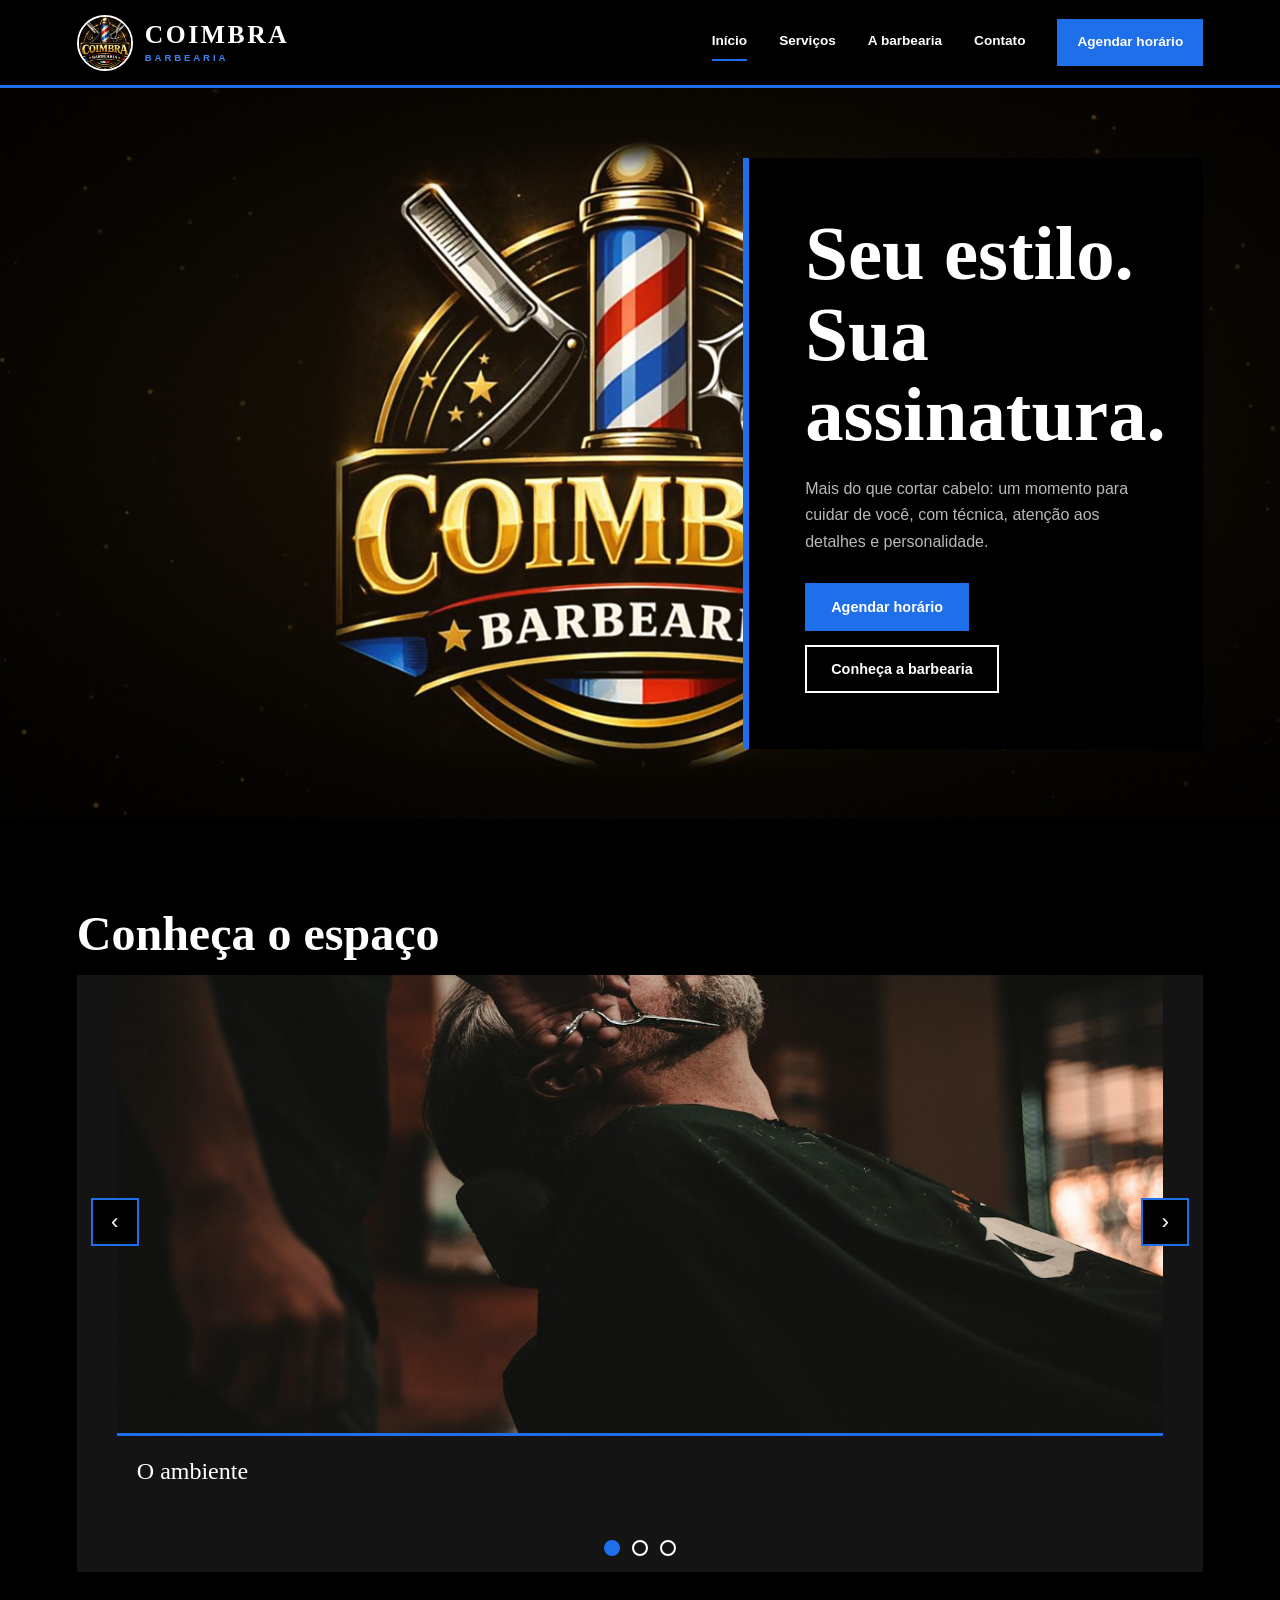
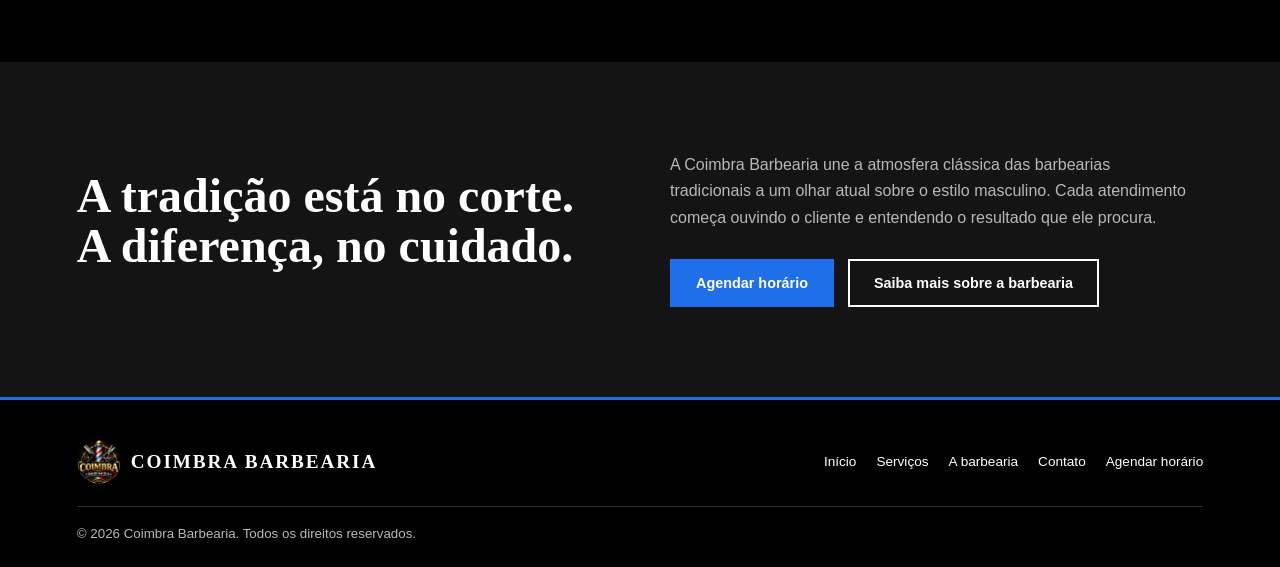
<file: index.html>
<!DOCTYPE html>
<html lang="pt-BR">
<head>
  <meta charset="UTF-8">
  <meta name="viewport" content="width=device-width, initial-scale=1">
  <meta name="theme-color" content="#000000">
  <meta name="description" content="Conheça a Coimbra Barbearia e agende seu horário com atendimento cuidadoso e atenção aos detalhes.">
  <title>Coimbra Barbearia | Seu estilo. Sua assinatura.</title>
  <link rel="stylesheet" href="css/style.css">
</head>
<body>
  <a class="pular-conteudo" href="#conteudo">Pular para o conteúdo principal</a>

  <!-- Cabeçalho e navegação principal -->
  <header class="cabecalho">
    <a class="marca" href="index.html" aria-label="Coimbra Barbearia — página inicial">
      <img src="imagens/logo-coimbra.jpg" alt="Logotipo da Coimbra Barbearia">
      <span class="marca-nome">COIMBRA <small>BARBEARIA</small></span>
    </a>
    <button class="menu-toggle" type="button" aria-expanded="false" aria-controls="menu-principal">
      <span class="sr-only">Abrir menu</span><span aria-hidden="true">☰</span>
    </button>
    <nav id="menu-principal" class="menu" aria-label="Navegação principal"><a href="index.html" aria-current="page">Início</a><a href="pages/servicos.html">Serviços</a><a href="pages/sobre.html">A barbearia</a><a href="pages/contato.html">Contato</a><a class="menu-agendar" href="pages/agendar.html">Agendar horário</a></nav>
  </header>

  <main id="conteudo">

    <!-- Apresentação inicial e acesso ao agendamento -->
    <section class="destaque" aria-labelledby="titulo-destaque">
      <div class="destaque-caixa">
        <h1 id="titulo-destaque">Seu estilo.<br>Sua assinatura.</h1>
        <p>Mais do que cortar cabelo: um momento para cuidar de você, com técnica, atenção aos detalhes e personalidade.</p>
        <div class="grupo-botoes">
          <a class="botao" href="pages/agendar.html">Agendar horário</a>
          <a class="botao botao-contorno" href="pages/sobre.html">Conheça a barbearia</a>
        </div>
      </div>
    </section>

    <!-- Fotos do espaço e dos serviços -->
    <section class="secao" aria-labelledby="titulo-carrossel">
      <div class="container">
        <h2 id="titulo-carrossel">Conheça o espaço</h2>
        <div class="carrossel" data-carrossel role="region" aria-roledescription="carrossel" aria-label="Fotos da barbearia">
          <figure class="slide ativo"><img src="imagens/barbearia-ambiente.jpg" alt="Ambiente de barbearia com espelhos e cadeiras profissionais"><figcaption>O ambiente</figcaption></figure>
          <figure class="slide"><img src="imagens/barbeiro-corte.jpg" alt="Barbeiro fazendo o acabamento no cabelo de um cliente" loading="lazy"><figcaption>Precisão no acabamento</figcaption></figure>
          <figure class="slide"><img src="imagens/atendimento.jpg" alt="Profissional trabalhando no visual de um cliente" loading="lazy"><figcaption>Seu próximo visual</figcaption></figure>
          <div class="carrossel-controles">
            <button class="seta seta-anterior" type="button" aria-label="Foto anterior">‹</button>
            <button class="seta seta-proxima" type="button" aria-label="Próxima foto">›</button>
          </div>
          <div class="pontos">
            <button class="ponto" type="button" aria-label="Ir para a foto 1"></button>
            <button class="ponto" type="button" aria-label="Ir para a foto 2"></button>
            <button class="ponto" type="button" aria-label="Ir para a foto 3"></button>
          </div>
        </div>
      </div>
    </section>

    <!-- Apresentação da barbearia -->
    <section class="secao secao-painel" aria-labelledby="titulo-apresentacao">
      <div class="container apresentacao">
        <div>
          <h2 id="titulo-apresentacao">A tradição está no corte. A diferença, no cuidado.</h2>
        </div>
        <div>
          <p>A Coimbra Barbearia une a atmosfera clássica das barbearias tradicionais a um olhar atual sobre o estilo masculino. Cada atendimento começa ouvindo o cliente e entendendo o resultado que ele procura.</p>
          <div class="grupo-botoes">
            <a class="botao" href="pages/agendar.html">Agendar horário</a>
            <a class="botao botao-contorno" href="pages/sobre.html">Saiba mais sobre a barbearia</a>
          </div>
        </div>
      </div>
    </section>
  </main>

  <!-- Links de navegação e direitos autorais -->
  <footer class="rodape">
    <div class="rodape-marca"><img src="imagens/logo-coimbra.jpg" alt="" aria-hidden="true">COIMBRA BARBEARIA</div>
    <nav class="rodape-links" aria-label="Rodapé">
      <a href="index.html">Início</a><a href="pages/servicos.html">Serviços</a><a href="pages/sobre.html">A barbearia</a><a href="pages/contato.html">Contato</a><a href="pages/agendar.html">Agendar horário</a>
    </nav>
    <small>© <span id="ano"></span> Coimbra Barbearia. Todos os direitos reservados.</small>
  </footer>

  <script src="js/dados.js"></script>
  <script src="js/script.js"></script>
</body>
</html>
</file>
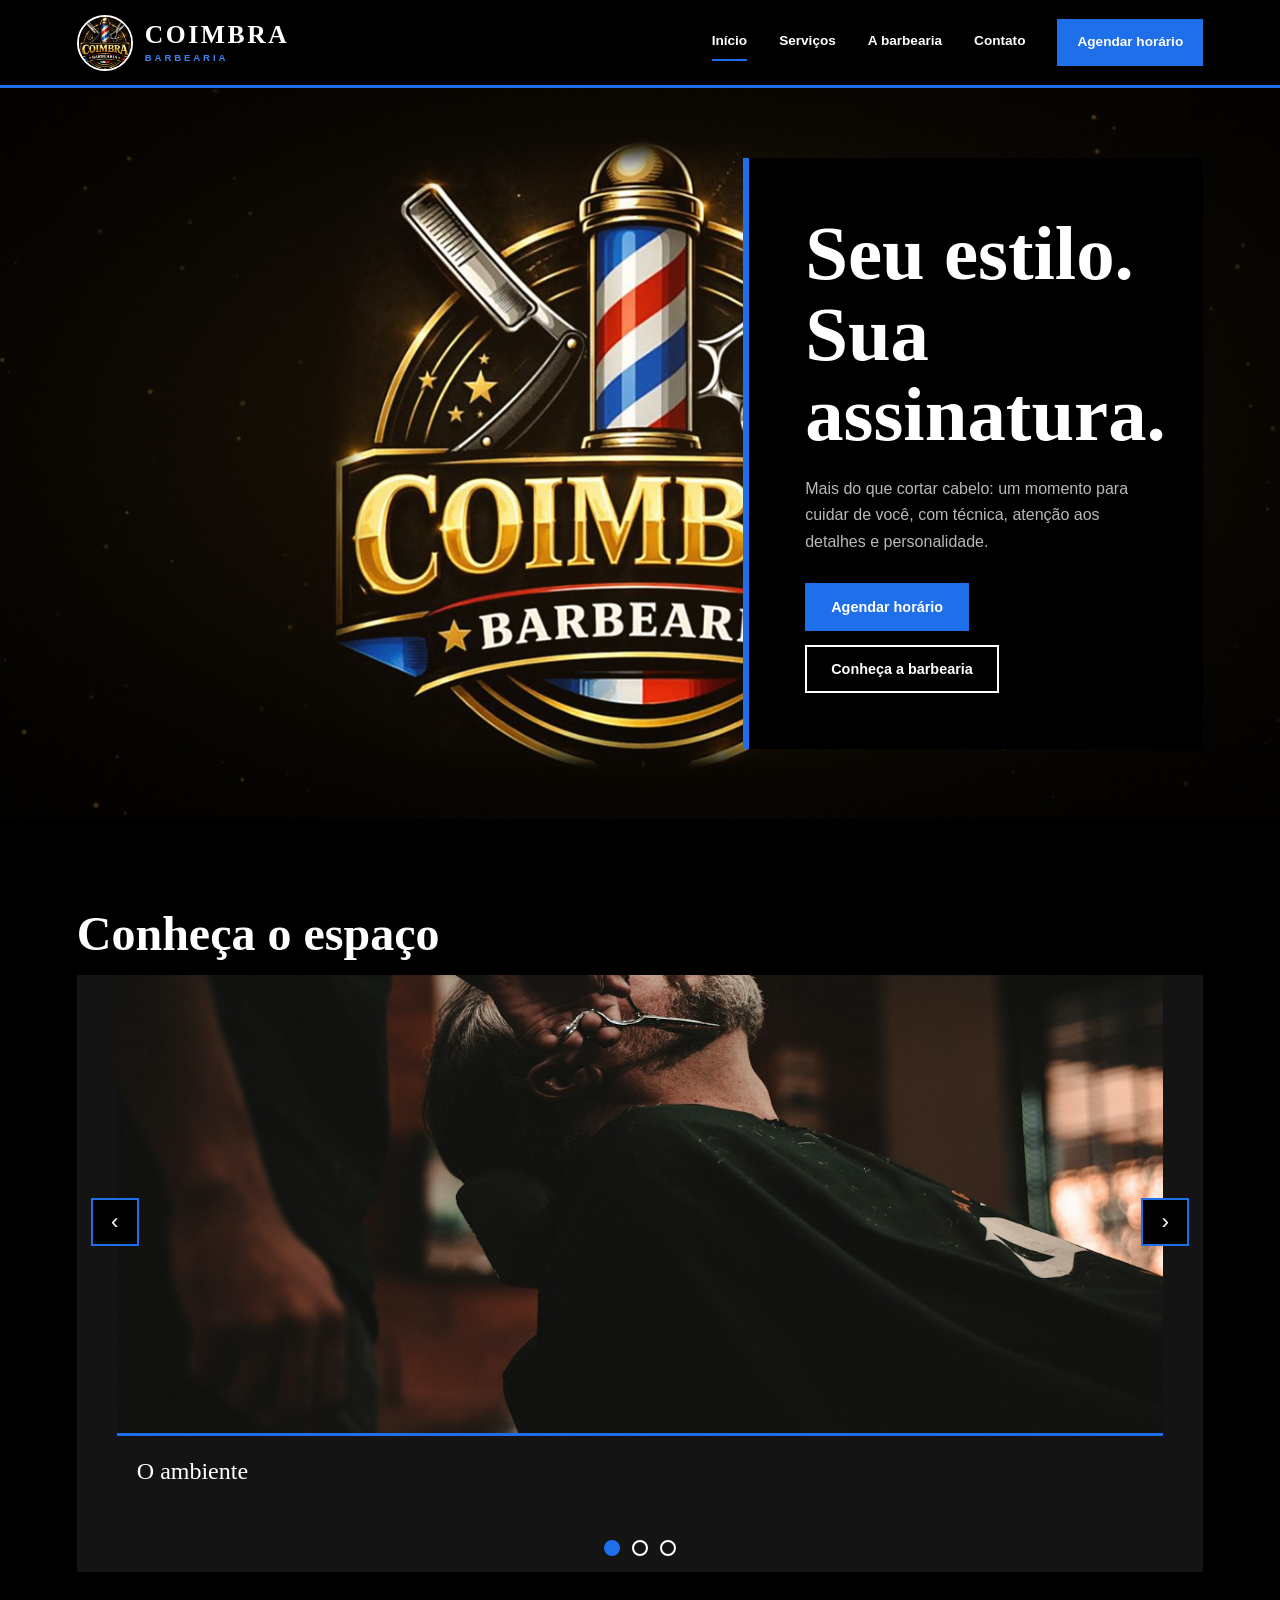
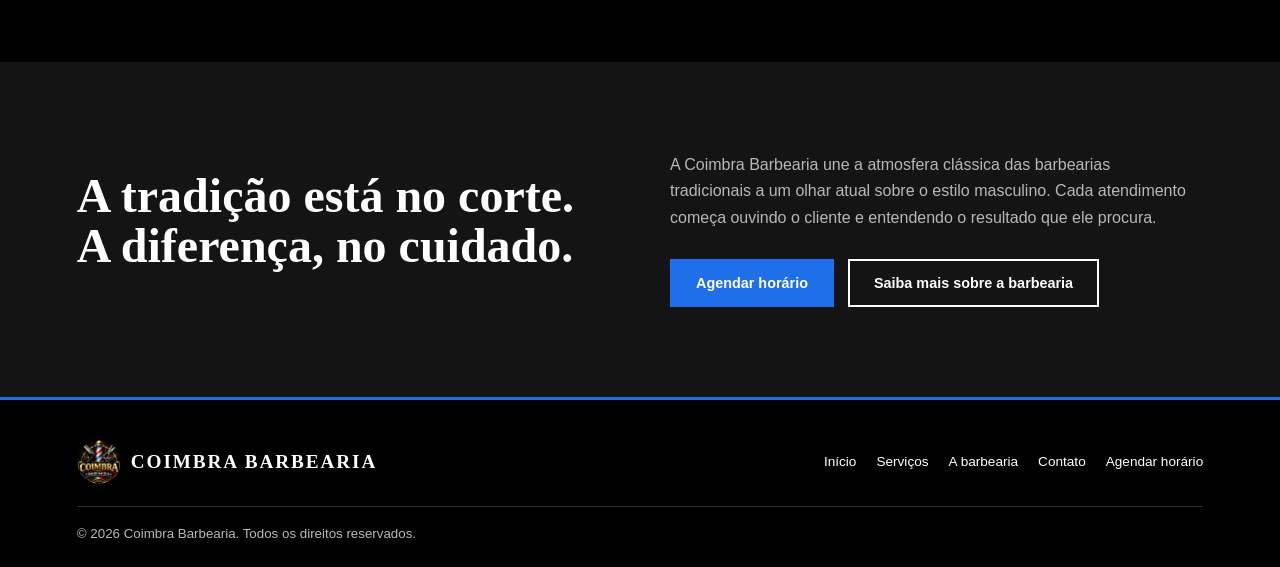
<file: Coimbra_Barbearia_Site_v2/index.html>
<!DOCTYPE html>
<html lang="pt-BR">
<head>
  <meta charset="UTF-8">
  <meta name="viewport" content="width=device-width, initial-scale=1">
  <meta name="theme-color" content="#000000">
  <meta name="description" content="Conheça a Coimbra Barbearia e agende seu horário com atendimento cuidadoso e atenção aos detalhes.">
  <title>Coimbra Barbearia | Seu estilo. Sua assinatura.</title>
  <link rel="stylesheet" href="css/style.css">
</head>
<body>
  <a class="pular-conteudo" href="#conteudo">Pular para o conteúdo principal</a>

  <header class="cabecalho">
    <a class="marca" href="index.html" aria-label="Coimbra Barbearia — página inicial">
      <img src="imagens/logo-coimbra.jpg" alt="Logotipo da Coimbra Barbearia">
      <span class="marca-nome">COIMBRA <small>BARBEARIA</small></span>
    </a>
    <button class="menu-toggle" type="button" aria-expanded="false" aria-controls="menu-principal">
      <span class="sr-only">Abrir menu</span><span aria-hidden="true">☰</span>
    </button>
    <nav id="menu-principal" class="menu" aria-label="Navegação principal"><a href="index.html" aria-current="page">Início</a><a href="pages/servicos.html">Serviços</a><a href="pages/sobre.html">A barbearia</a><a href="pages/contato.html">Contato</a><a class="menu-agendar" href="pages/agendar.html">Agendar horário</a></nav>
  </header>

  <main id="conteudo">

    <section class="destaque" aria-labelledby="titulo-destaque">
      <div class="destaque-caixa">
        <h1 id="titulo-destaque">Seu estilo.<br>Sua assinatura.</h1>
        <p>Mais do que cortar cabelo: um momento para cuidar de você, com técnica, atenção aos detalhes e personalidade.</p>
        <div class="grupo-botoes">
          <a class="botao" href="pages/agendar.html">Agendar horário</a>
          <a class="botao botao-contorno" href="pages/sobre.html">Conheça a barbearia</a>
        </div>
      </div>
    </section>

    <!-- Carrossel -->
    <section class="secao" aria-labelledby="titulo-carrossel">
      <div class="container">
        <h2 id="titulo-carrossel">Conheça o espaço</h2>
        <div class="carrossel" data-carrossel role="region" aria-roledescription="carrossel" aria-label="Fotos da barbearia">
          <figure class="slide ativo"><img src="imagens/barbearia-ambiente.jpg" alt="Ambiente de barbearia com espelhos e cadeiras profissionais"><figcaption>O ambiente</figcaption></figure>
          <figure class="slide"><img src="imagens/barbeiro-corte.jpg" alt="Barbeiro fazendo o acabamento no cabelo de um cliente" loading="lazy"><figcaption>Precisão no acabamento</figcaption></figure>
          <figure class="slide"><img src="imagens/atendimento.jpg" alt="Profissional trabalhando no visual de um cliente" loading="lazy"><figcaption>Seu próximo visual</figcaption></figure>
          <div class="carrossel-controles">
            <button class="seta seta-anterior" type="button" aria-label="Foto anterior">‹</button>
            <button class="seta seta-proxima" type="button" aria-label="Próxima foto">›</button>
          </div>
          <div class="pontos">
            <button class="ponto" type="button" aria-label="Ir para a foto 1"></button>
            <button class="ponto" type="button" aria-label="Ir para a foto 2"></button>
            <button class="ponto" type="button" aria-label="Ir para a foto 3"></button>
          </div>
        </div>
      </div>
    </section>

    <!-- Apresentação -->
    <section class="secao secao-painel" aria-labelledby="titulo-apresentacao">
      <div class="container apresentacao">
        <div>
          <h2 id="titulo-apresentacao">A tradição está no corte. A diferença, no cuidado.</h2>
        </div>
        <div>
          <p>A Coimbra Barbearia une a atmosfera clássica das barbearias tradicionais a um olhar atual sobre o estilo masculino. Cada atendimento começa ouvindo o cliente e entendendo o resultado que ele procura.</p>
          <div class="grupo-botoes">
            <a class="botao" href="pages/agendar.html">Agendar horário</a>
            <a class="botao botao-contorno" href="pages/sobre.html">Saiba mais sobre a barbearia</a>
          </div>
        </div>
      </div>
    </section>
  </main>

  <footer class="rodape">
    <div class="rodape-marca"><img src="imagens/logo-coimbra.jpg" alt="" aria-hidden="true">COIMBRA BARBEARIA</div>
    <nav class="rodape-links" aria-label="Rodapé">
      <a href="index.html">Início</a><a href="pages/servicos.html">Serviços</a><a href="pages/sobre.html">A barbearia</a><a href="pages/contato.html">Contato</a><a href="pages/agendar.html">Agendar horário</a>
    </nav>
    <small>© <span id="ano"></span> Coimbra Barbearia. Todos os direitos reservados.</small>
  </footer>

  <script src="js/dados.js"></script>
  <script src="js/script.js"></script>
</body>
</html>
</file>
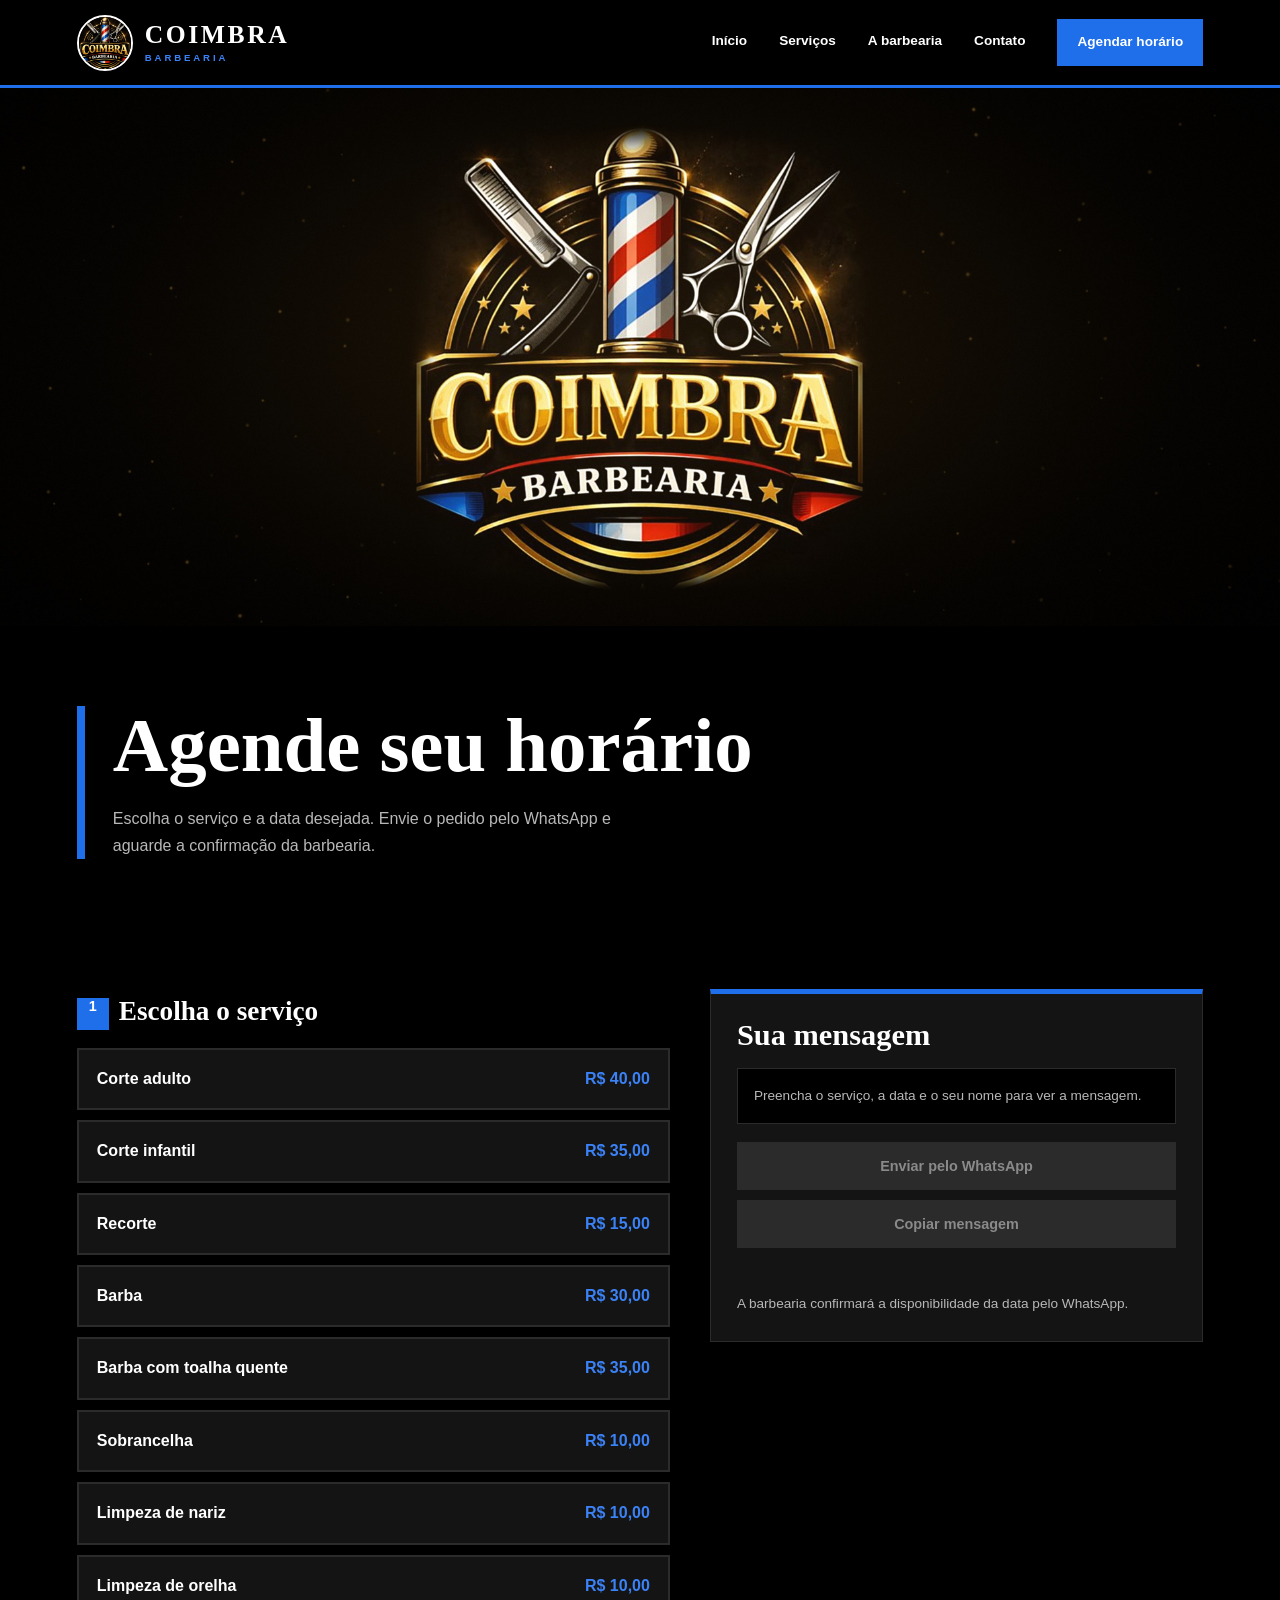
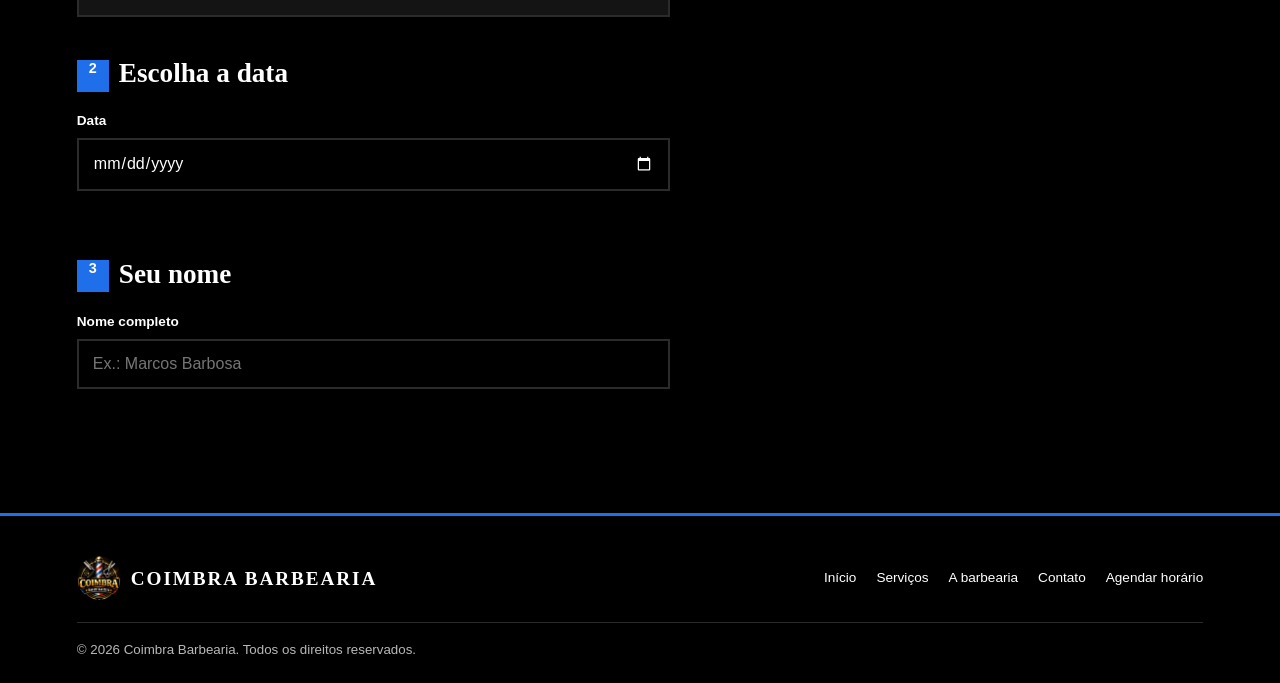
<file: pages/agendar.html>
<!DOCTYPE html>
<html lang="pt-BR">
<head>
  <meta charset="UTF-8">
  <meta name="viewport" content="width=device-width, initial-scale=1">
  <meta name="theme-color" content="#000000">
  <meta name="description" content="Escolha o serviço e a data desejada e envie o pedido de agendamento pelo WhatsApp.">
  <title>Agendar horário | Coimbra Barbearia</title>
  <link rel="stylesheet" href="../css/style.css">
</head>
<body>
  <a class="pular-conteudo" href="#conteudo">Pular para o conteúdo principal</a>

  <!-- Cabeçalho e navegação principal -->
  <header class="cabecalho">
    <a class="marca" href="../index.html" aria-label="Coimbra Barbearia — página inicial">
      <img src="../imagens/logo-coimbra.jpg" alt="Logotipo da Coimbra Barbearia">
      <span class="marca-nome">COIMBRA <small>BARBEARIA</small></span>
    </a>
    <button class="menu-toggle" type="button" aria-expanded="false" aria-controls="menu-principal">
      <span class="sr-only">Abrir menu</span><span aria-hidden="true">☰</span>
    </button>
    <nav id="menu-principal" class="menu" aria-label="Navegação principal"><a href="../index.html">Início</a><a href="servicos.html">Serviços</a><a href="sobre.html">A barbearia</a><a href="contato.html">Contato</a><a class="menu-agendar" href="agendar.html" aria-current="page">Agendar horário</a></nav>
  </header>

  <!-- Banner compartilhado pelas páginas internas -->
  <div class="banner-pagina">
    <img src="../imagens/banner-coimbra.jpg" alt="">
  </div>

  <main id="conteudo">

    <section class="cabecalho-simples" aria-labelledby="titulo-pagina">
      <div class="container">
        <h1 id="titulo-pagina">Agende seu horário</h1>
        <p>Escolha o serviço e a data desejada. Envie o pedido pelo WhatsApp e aguarde a confirmação da barbearia.</p>
      </div>
    </section>

    <section class="secao" aria-label="Formulário de agendamento">
      <div class="container agendar-grade">

        <!-- O JavaScript cria as opções e atualiza o resumo do pedido -->
        <form id="form-agendamento" novalidate>
          <fieldset class="passo">
            <legend><span>1</span>Escolha o serviço</legend>
            <div id="opcoes-servico" class="opcoes"></div>
          </fieldset>

          <fieldset class="passo">
            <legend><span>2</span>Escolha a data</legend>
            <div class="campo">
              <label for="data">Data</label>
              <input type="date" id="data" name="data" aria-describedby="aviso-data" required>
            </div>
            <p id="aviso-data" class="aviso" role="status"></p>
          </fieldset>

          <fieldset class="passo">
            <legend><span>3</span>Seu nome</legend>
            <div class="campo">
              <label for="nome">Nome completo</label>
              <input type="text" id="nome" name="nome" autocomplete="name" placeholder="Ex.: Marcos Barbosa" required>
            </div>
          </fieldset>
        </form>

        <!-- Prévia da mensagem, com ações para enviar ou copiar -->
        <aside class="resumo">
          <h2>Sua mensagem</h2>
          <pre id="previa" class="previa"></pre>
          <button class="botao" id="btn-enviar" type="submit" form="form-agendamento" disabled>Enviar pelo WhatsApp</button>
          <button class="botao botao-contorno" id="btn-copiar" type="button" disabled>Copiar mensagem</button>
          <p id="aviso-copia" class="aviso" role="status"></p>
          <p class="aviso">A barbearia confirmará a disponibilidade da data pelo WhatsApp.</p>
        </aside>

      </div>
    </section>
  </main>

  <!-- Links de navegação e direitos autorais -->
  <footer class="rodape">
    <div class="rodape-marca"><img src="../imagens/logo-coimbra.jpg" alt="" aria-hidden="true">COIMBRA BARBEARIA</div>
    <nav class="rodape-links" aria-label="Rodapé">
      <a href="../index.html">Início</a><a href="servicos.html">Serviços</a><a href="sobre.html">A barbearia</a><a href="contato.html">Contato</a><a href="agendar.html">Agendar horário</a>
    </nav>
    <small>© <span id="ano"></span> Coimbra Barbearia. Todos os direitos reservados.</small>
  </footer>

  <script src="../js/dados.js"></script>
  <script src="../js/script.js"></script>
</body>
</html>
</file>
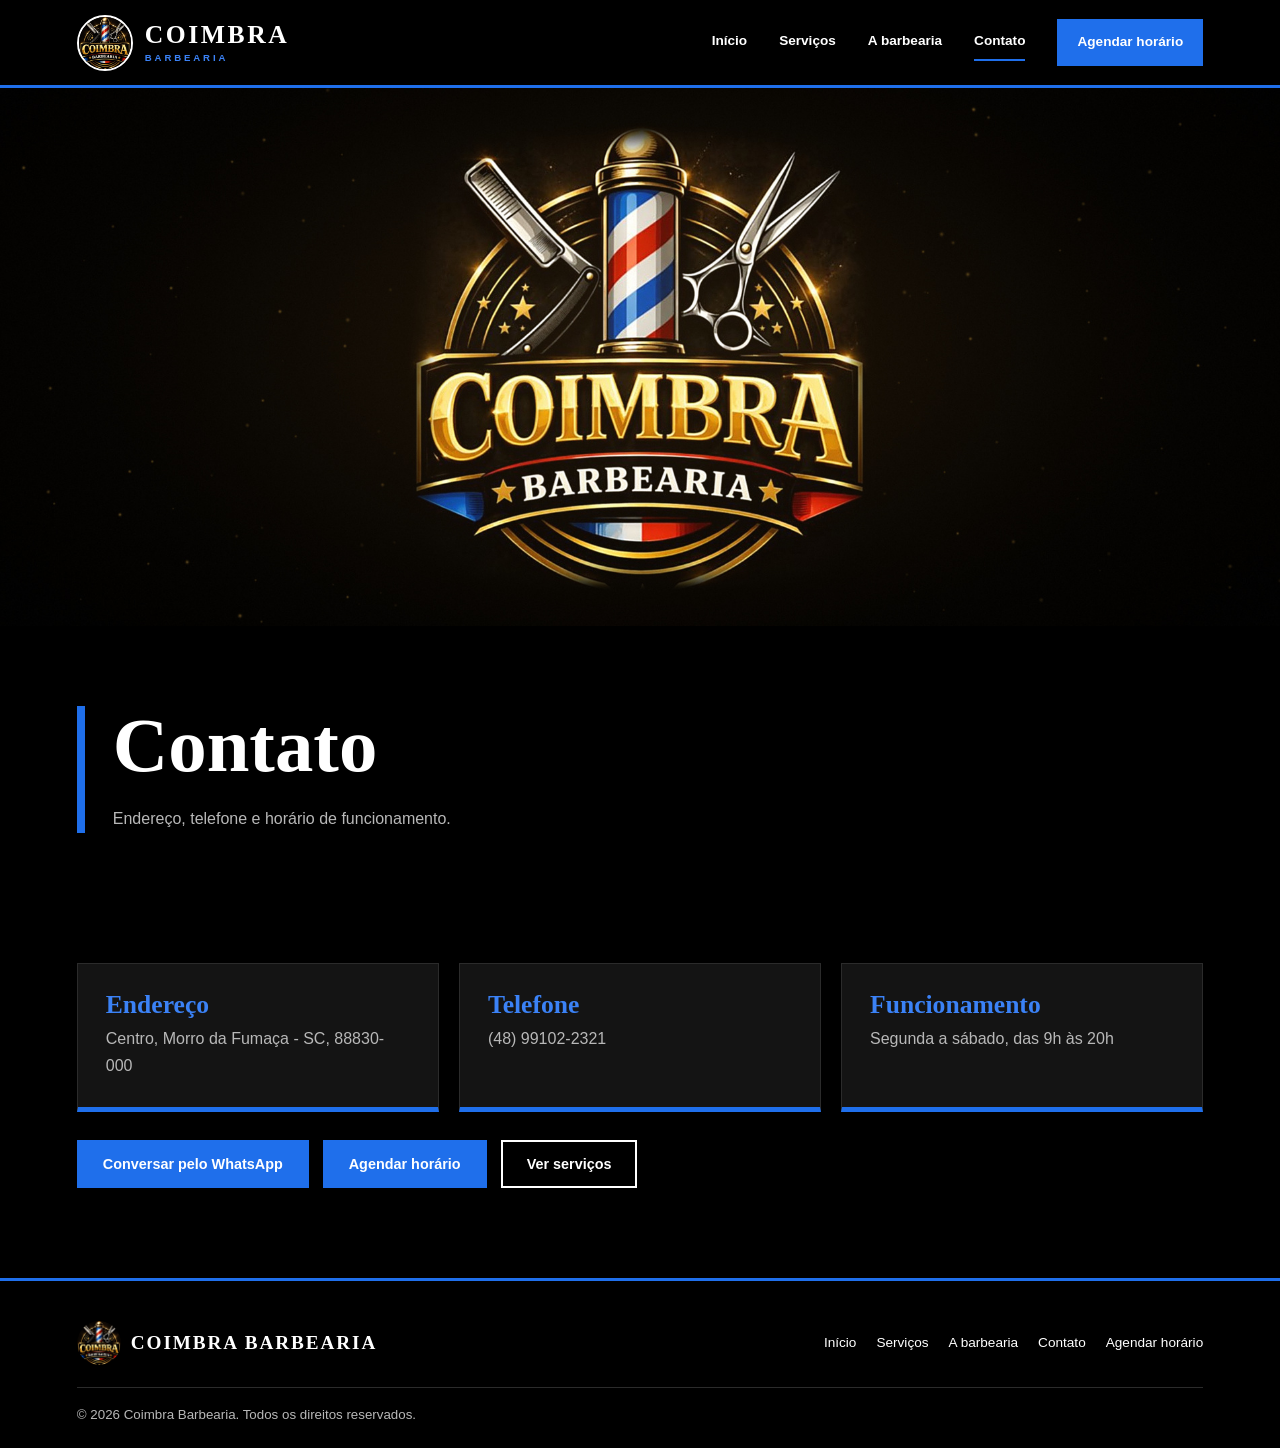
<file: pages/contato.html>
<!DOCTYPE html>
<html lang="pt-BR">
<head>
  <meta charset="UTF-8">
  <meta name="viewport" content="width=device-width, initial-scale=1">
  <meta name="theme-color" content="#000000">
  <meta name="description" content="Endereço, telefone e horário de funcionamento da Coimbra Barbearia.">
  <title>Contato | Coimbra Barbearia</title>
  <link rel="stylesheet" href="../css/style.css">
</head>
<body>
  <a class="pular-conteudo" href="#conteudo">Pular para o conteúdo principal</a>

  <!-- Cabeçalho e navegação principal -->
  <header class="cabecalho">
    <a class="marca" href="../index.html" aria-label="Coimbra Barbearia — página inicial">
      <img src="../imagens/logo-coimbra.jpg" alt="Logotipo da Coimbra Barbearia">
      <span class="marca-nome">COIMBRA <small>BARBEARIA</small></span>
    </a>
    <button class="menu-toggle" type="button" aria-expanded="false" aria-controls="menu-principal">
      <span class="sr-only">Abrir menu</span><span aria-hidden="true">☰</span>
    </button>
    <nav id="menu-principal" class="menu" aria-label="Navegação principal"><a href="../index.html">Início</a><a href="servicos.html">Serviços</a><a href="sobre.html">A barbearia</a><a href="contato.html" aria-current="page">Contato</a><a class="menu-agendar" href="agendar.html">Agendar horário</a></nav>
  </header>

  <!-- Banner compartilhado pelas páginas internas -->
  <div class="banner-pagina">
    <img src="../imagens/banner-coimbra.jpg" alt="">
  </div>

  <main id="conteudo">

    <section class="cabecalho-simples" aria-labelledby="titulo-pagina">
      <div class="container">
        <h1 id="titulo-pagina">Contato</h1>
        <p>Endereço, telefone e horário de funcionamento.</p>
      </div>
    </section>

    <!-- Dados e atalhos de contato preenchidos pelo JavaScript -->
    <section class="secao" aria-label="Informações de contato">
      <div class="container">
        <div class="contato-grade">
          <div class="bloco-contato"><h3>Endereço</h3><p data-campo="endereco"></p></div>
          <div class="bloco-contato"><h3>Telefone</h3><p data-campo="telefone"></p></div>
          <div class="bloco-contato"><h3>Funcionamento</h3><p data-campo="funcionamento"></p></div>
        </div>
        <div class="grupo-botoes">
          <a class="botao" data-link-whatsapp target="_blank" rel="noopener noreferrer">Conversar pelo WhatsApp</a>
          <a class="botao" href="agendar.html">Agendar horário</a>
          <a class="botao botao-contorno" href="servicos.html">Ver serviços</a>
        </div>
      </div>
    </section>
  </main>

  <!-- Links de navegação e direitos autorais -->
  <footer class="rodape">
    <div class="rodape-marca"><img src="../imagens/logo-coimbra.jpg" alt="" aria-hidden="true">COIMBRA BARBEARIA</div>
    <nav class="rodape-links" aria-label="Rodapé">
      <a href="../index.html">Início</a><a href="servicos.html">Serviços</a><a href="sobre.html">A barbearia</a><a href="contato.html">Contato</a><a href="agendar.html">Agendar horário</a>
    </nav>
    <small>© <span id="ano"></span> Coimbra Barbearia. Todos os direitos reservados.</small>
  </footer>

  <script src="../js/dados.js"></script>
  <script src="../js/script.js"></script>
</body>
</html>
</file>
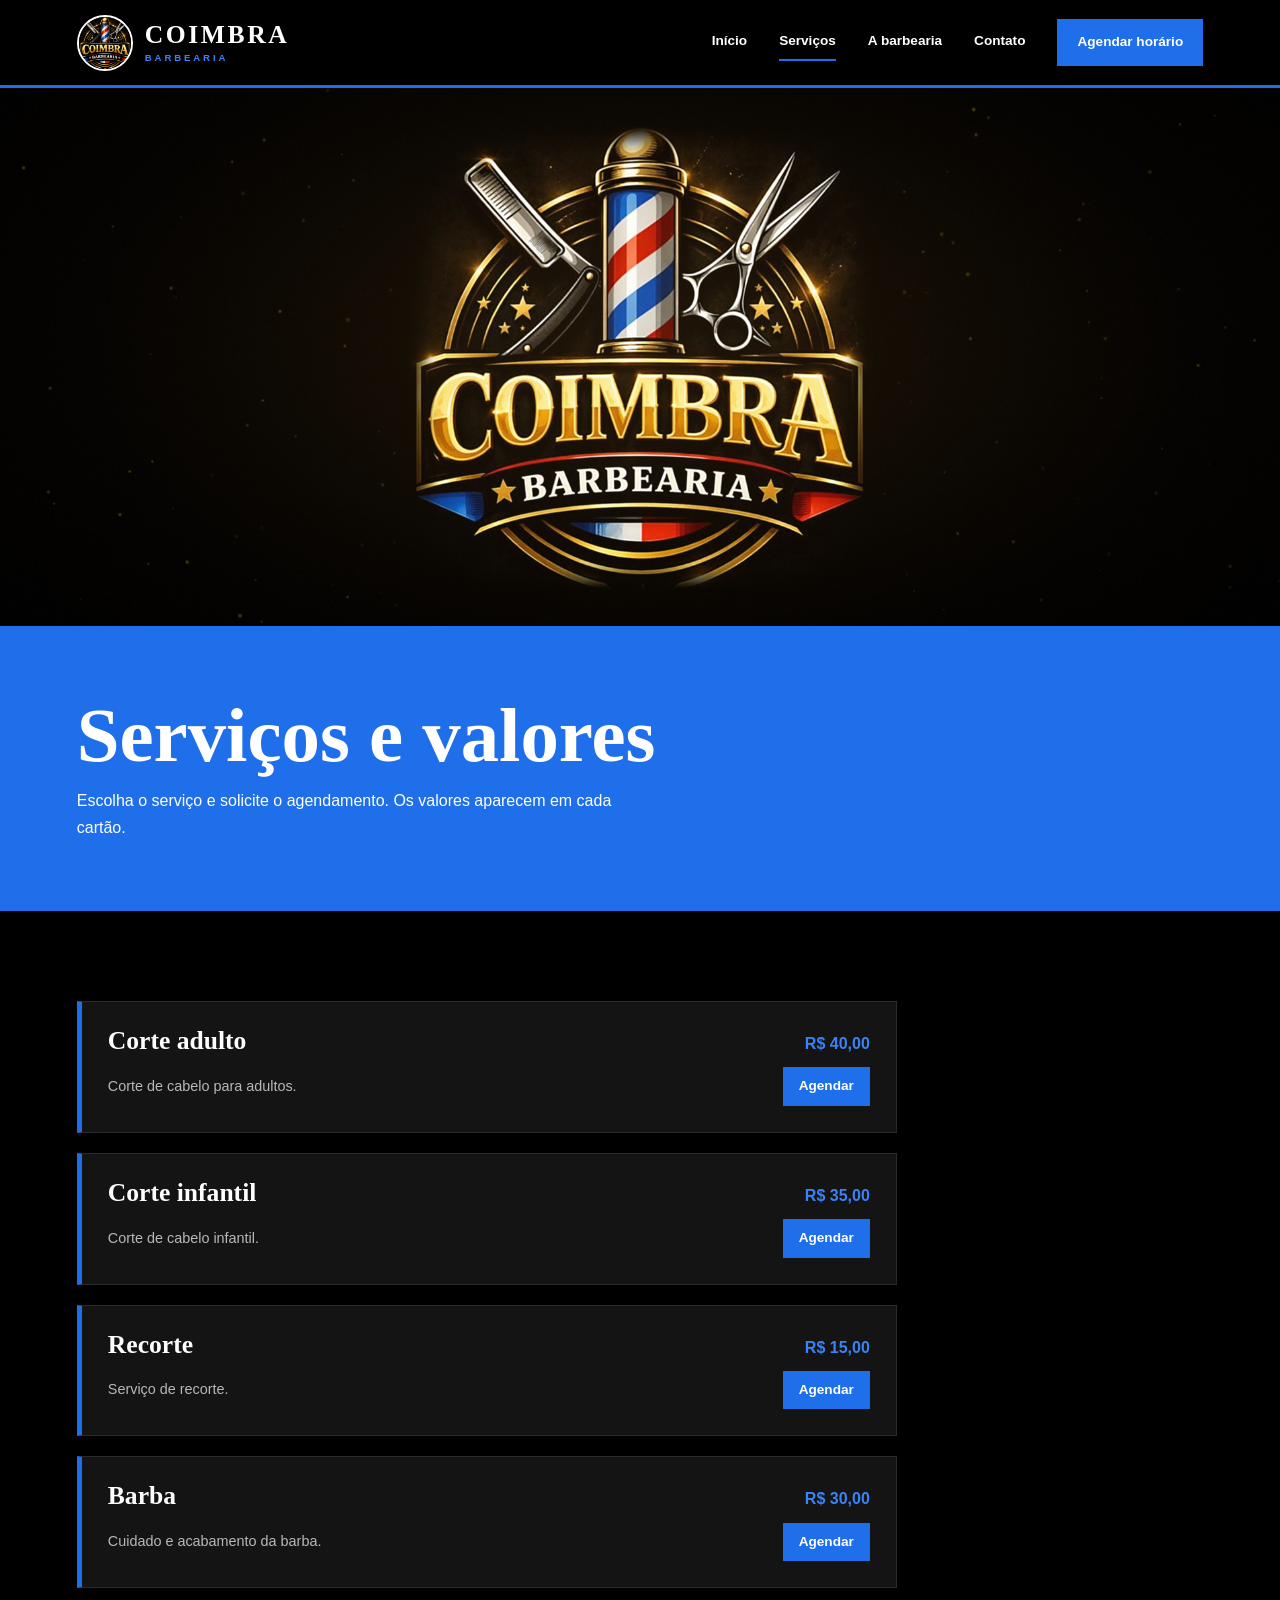
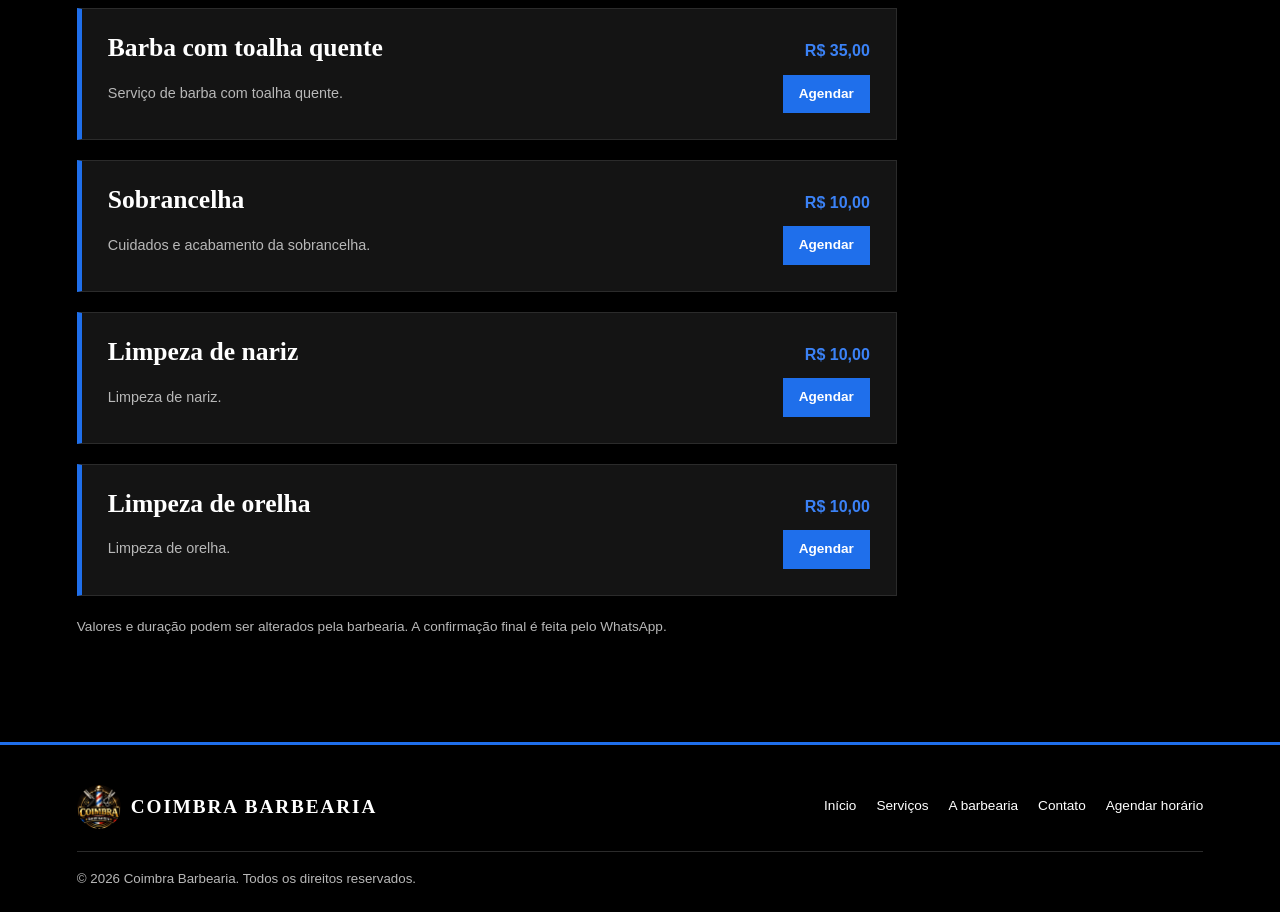
<file: pages/servicos.html>
<!DOCTYPE html>
<html lang="pt-BR">
<head>
  <meta charset="UTF-8">
  <meta name="viewport" content="width=device-width, initial-scale=1">
  <meta name="theme-color" content="#000000">
  <meta name="description" content="Serviços, valores e duração da Coimbra Barbearia.">
  <title>Serviços e valores | Coimbra Barbearia</title>
  <link rel="stylesheet" href="../css/style.css">
</head>
<body>
  <a class="pular-conteudo" href="#conteudo">Pular para o conteúdo principal</a>

  <!-- Cabeçalho e navegação principal -->
  <header class="cabecalho">
    <a class="marca" href="../index.html" aria-label="Coimbra Barbearia — página inicial">
      <img src="../imagens/logo-coimbra.jpg" alt="Logotipo da Coimbra Barbearia">
      <span class="marca-nome">COIMBRA <small>BARBEARIA</small></span>
    </a>
    <button class="menu-toggle" type="button" aria-expanded="false" aria-controls="menu-principal">
      <span class="sr-only">Abrir menu</span><span aria-hidden="true">☰</span>
    </button>
    <nav id="menu-principal" class="menu" aria-label="Navegação principal"><a href="../index.html">Início</a><a href="servicos.html" aria-current="page">Serviços</a><a href="sobre.html">A barbearia</a><a href="contato.html">Contato</a><a class="menu-agendar" href="agendar.html">Agendar horário</a></nav>
  </header>

  <!-- Banner compartilhado pelas páginas internas -->
  <div class="banner-pagina">
    <img src="../imagens/banner-coimbra.jpg" alt="">
  </div>

  <main id="conteudo">

    <!-- Título e introdução do catálogo -->
    <section class="faixa-azul" aria-labelledby="titulo-pagina">
      <div class="container">
        <h1 id="titulo-pagina">Serviços e valores</h1>
        <p>Escolha o serviço e solicite o agendamento. Os valores aparecem em cada cartão.</p>
      </div>
    </section>

    <!-- Cartões criados a partir dos dados em js/dados.js -->
    <section class="secao" aria-label="Lista de serviços">
      <div class="container">
        <div class="cartoes cartoes-lista" data-lista-servicos></div>
        <p class="nota-preco">Valores e duração podem ser alterados pela barbearia. A confirmação final é feita pelo WhatsApp.</p>
      </div>
    </section>
  </main>

  <!-- Links de navegação e direitos autorais -->
  <footer class="rodape">
    <div class="rodape-marca"><img src="../imagens/logo-coimbra.jpg" alt="" aria-hidden="true">COIMBRA BARBEARIA</div>
    <nav class="rodape-links" aria-label="Rodapé">
      <a href="../index.html">Início</a><a href="servicos.html">Serviços</a><a href="sobre.html">A barbearia</a><a href="contato.html">Contato</a><a href="agendar.html">Agendar horário</a>
    </nav>
    <small>© <span id="ano"></span> Coimbra Barbearia. Todos os direitos reservados.</small>
  </footer>

  <script src="../js/dados.js"></script>
  <script src="../js/script.js"></script>
</body>
</html>
</file>
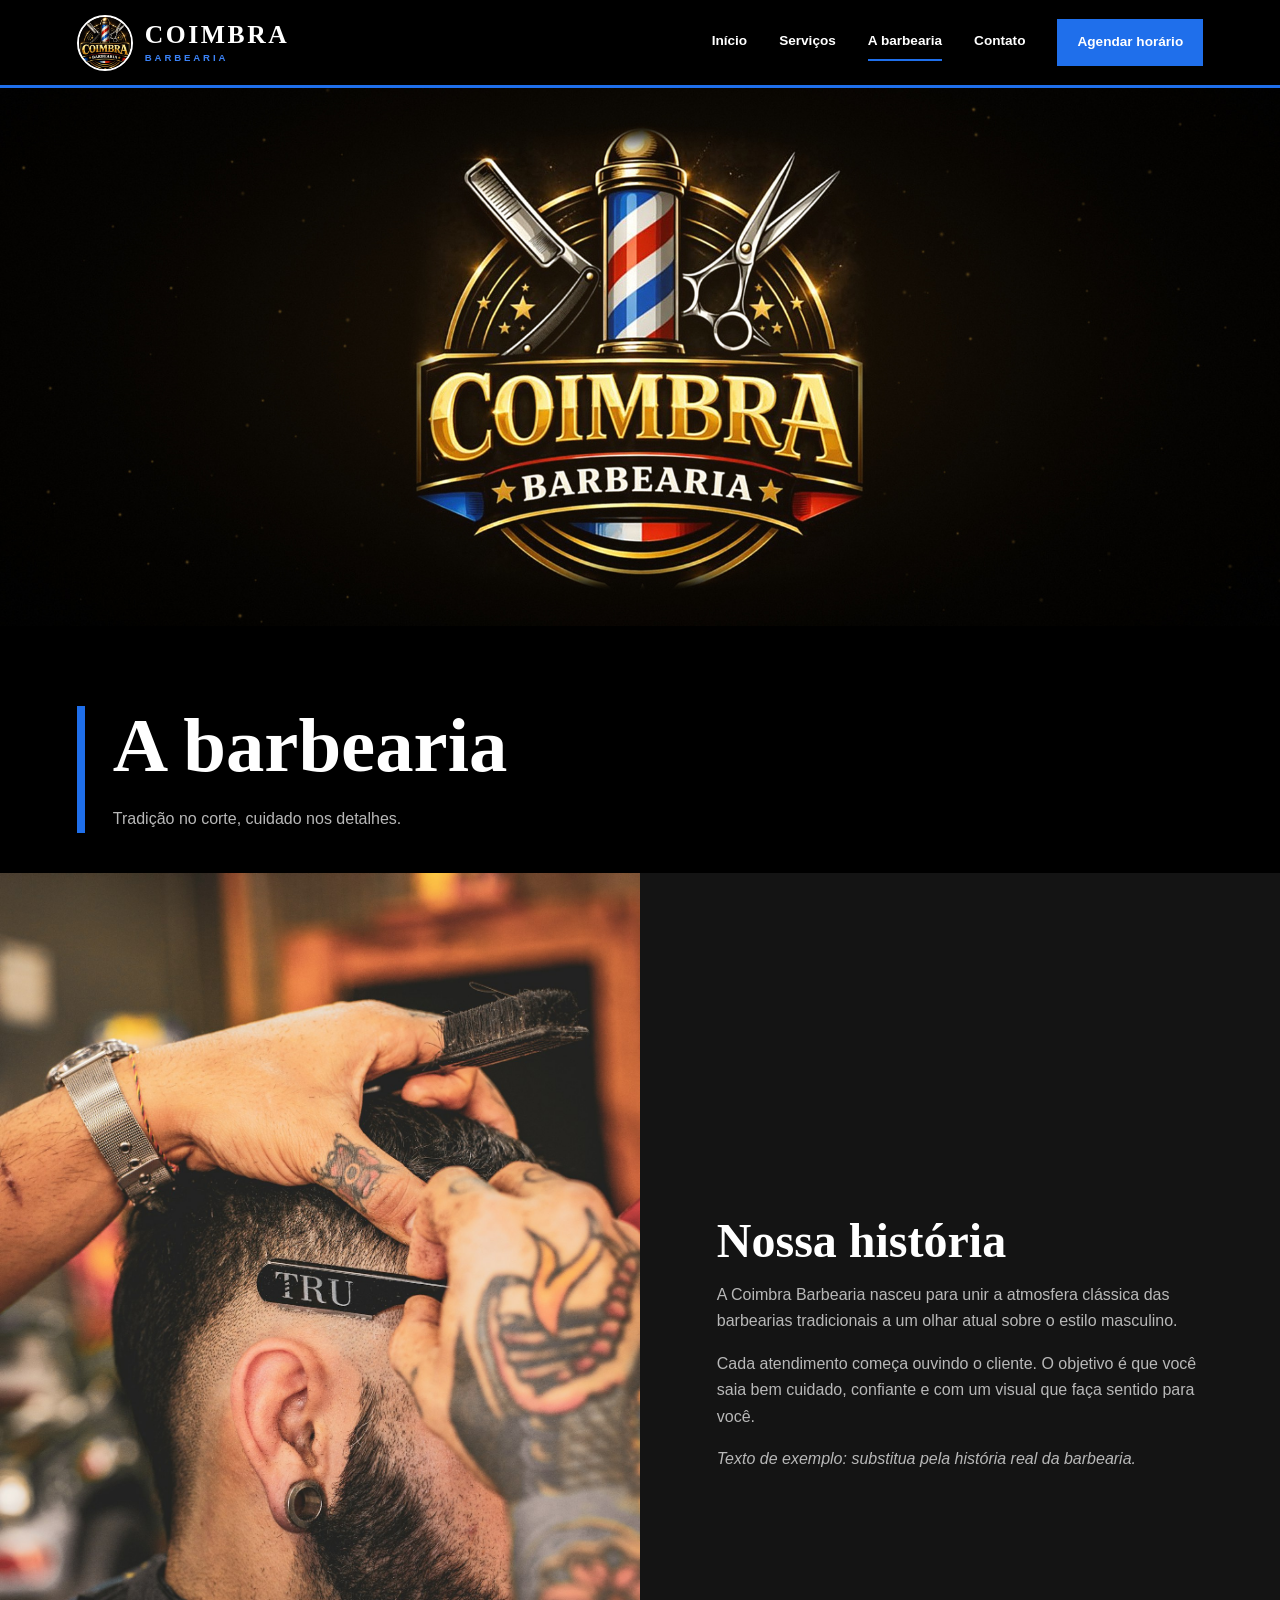
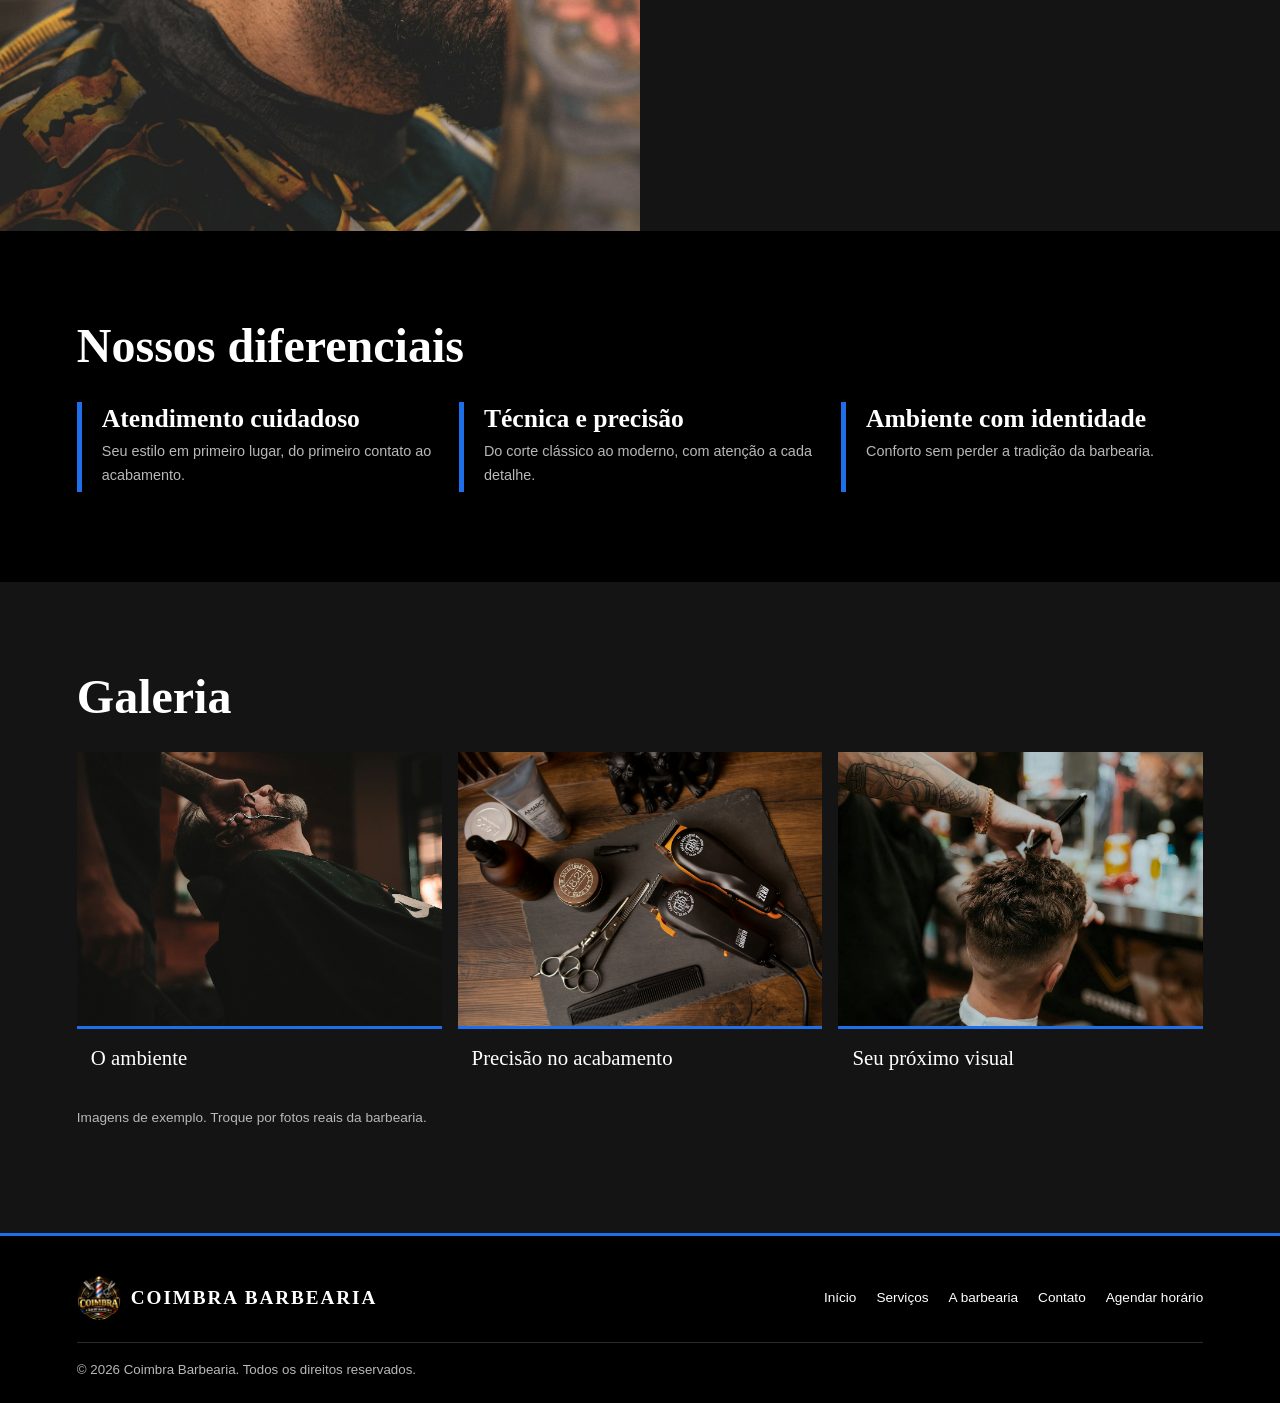
<file: pages/sobre.html>
<!DOCTYPE html>
<html lang="pt-BR">
<head>
  <meta charset="UTF-8">
  <meta name="viewport" content="width=device-width, initial-scale=1">
  <meta name="theme-color" content="#000000">
  <meta name="description" content="Conheça a história, os diferenciais e o ambiente da Coimbra Barbearia.">
  <title>A barbearia | Coimbra Barbearia</title>
  <link rel="stylesheet" href="../css/style.css">
</head>
<body>
  <a class="pular-conteudo" href="#conteudo">Pular para o conteúdo principal</a>

  <!-- Cabeçalho e navegação principal -->
  <header class="cabecalho">
    <a class="marca" href="../index.html" aria-label="Coimbra Barbearia — página inicial">
      <img src="../imagens/logo-coimbra.jpg" alt="Logotipo da Coimbra Barbearia">
      <span class="marca-nome">COIMBRA <small>BARBEARIA</small></span>
    </a>
    <button class="menu-toggle" type="button" aria-expanded="false" aria-controls="menu-principal">
      <span class="sr-only">Abrir menu</span><span aria-hidden="true">☰</span>
    </button>
    <nav id="menu-principal" class="menu" aria-label="Navegação principal"><a href="../index.html">Início</a><a href="servicos.html">Serviços</a><a href="sobre.html" aria-current="page">A barbearia</a><a href="contato.html">Contato</a><a class="menu-agendar" href="agendar.html">Agendar horário</a></nav>
  </header>

  <!-- Banner compartilhado pelas páginas internas -->
  <div class="banner-pagina">
    <img src="../imagens/banner-coimbra.jpg" alt="">
  </div>

  <main id="conteudo">

    <section class="cabecalho-simples" aria-labelledby="titulo-pagina">
      <div class="container">
        <h1 id="titulo-pagina">A barbearia</h1>
        <p>Tradição no corte, cuidado nos detalhes.</p>
      </div>
    </section>

    <!-- História e imagem da barbearia -->
    <section class="historia" aria-labelledby="titulo-historia">
      <img src="../imagens/barbearia-interior.jpg" alt="Interior de barbearia com cadeira clássica e espelho">
      <div class="historia-texto">
        <h2 id="titulo-historia">Nossa história</h2>
        <p>A Coimbra Barbearia nasceu para unir a atmosfera clássica das barbearias tradicionais a um olhar atual sobre o estilo masculino.</p>
        <p>Cada atendimento começa ouvindo o cliente. O objetivo é que você saia bem cuidado, confiante e com um visual que faça sentido para você.</p>
        <p class="texto-suave"><em>Texto de exemplo: substitua pela história real da barbearia.</em></p>
      </div>
    </section>

    <!-- Diferenciais do atendimento -->
    <section class="secao" aria-labelledby="titulo-diferenciais">
      <div class="container">
        <h2 id="titulo-diferenciais">Nossos diferenciais</h2>
        <div class="diferenciais">
          <div class="diferencial"><h3>Atendimento cuidadoso</h3><p>Seu estilo em primeiro lugar, do primeiro contato ao acabamento.</p></div>
          <div class="diferencial"><h3>Técnica e precisão</h3><p>Do corte clássico ao moderno, com atenção a cada detalhe.</p></div>
          <div class="diferencial"><h3>Ambiente com identidade</h3><p>Conforto sem perder a tradição da barbearia.</p></div>
        </div>
      </div>
    </section>

    <!-- Galeria de imagens -->
    <section class="secao secao-painel" aria-labelledby="titulo-galeria">
      <div class="container">
        <h2 id="titulo-galeria">Galeria</h2>
        <div class="galeria">
          <figure><img src="../imagens/barbearia-ambiente.jpg" alt="Ambiente da barbearia" loading="lazy"><figcaption>O ambiente</figcaption></figure>
          <figure><img src="../imagens/barbeiro-corte.jpg" alt="Barbeiro fazendo acabamento" loading="lazy"><figcaption>Precisão no acabamento</figcaption></figure>
          <figure><img src="../imagens/atendimento.jpg" alt="Profissional atendendo um cliente" loading="lazy"><figcaption>Seu próximo visual</figcaption></figure>
        </div>
        <p class="nota-preco">Imagens de exemplo. Troque por fotos reais da barbearia.</p>
      </div>
    </section>
  </main>

  <!-- Links de navegação e direitos autorais -->
  <footer class="rodape">
    <div class="rodape-marca"><img src="../imagens/logo-coimbra.jpg" alt="" aria-hidden="true">COIMBRA BARBEARIA</div>
    <nav class="rodape-links" aria-label="Rodapé">
      <a href="../index.html">Início</a><a href="servicos.html">Serviços</a><a href="sobre.html">A barbearia</a><a href="contato.html">Contato</a><a href="agendar.html">Agendar horário</a>
    </nav>
    <small>© <span id="ano"></span> Coimbra Barbearia. Todos os direitos reservados.</small>
  </footer>

  <script src="../js/dados.js"></script>
  <script src="../js/script.js"></script>
</body>
</html>
</file>
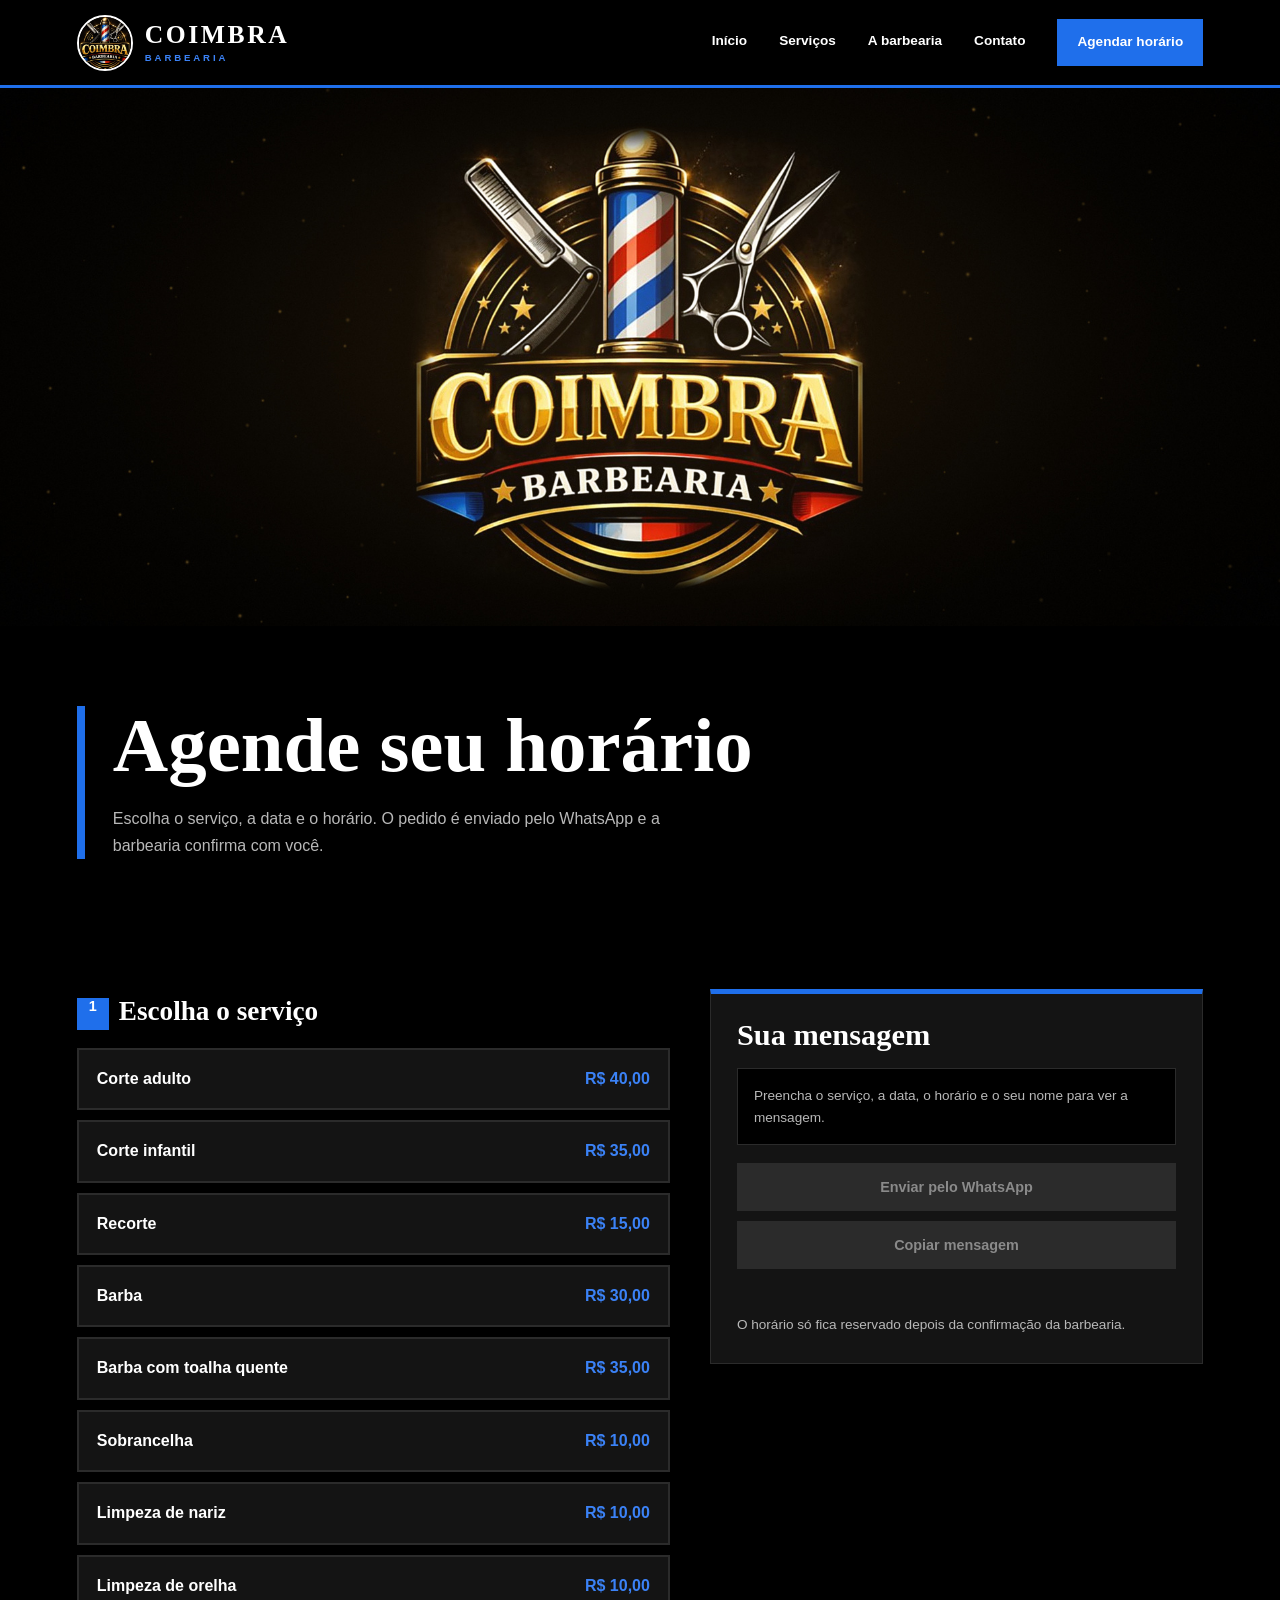
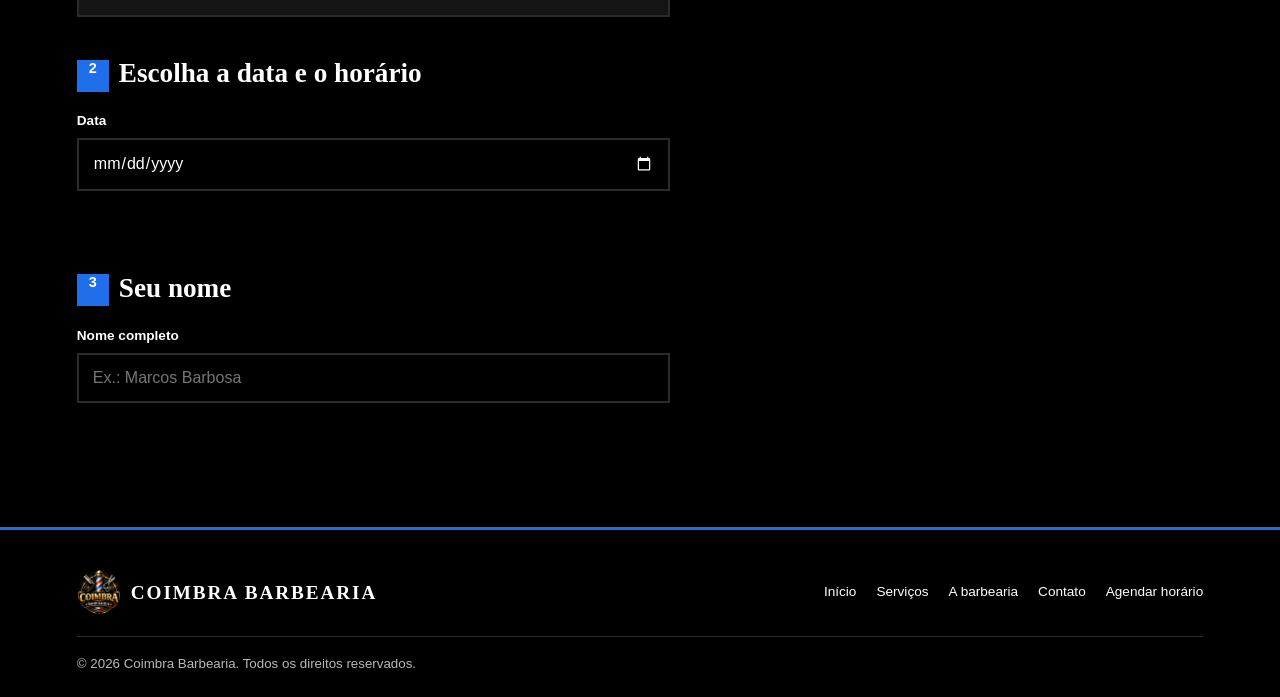
<file: Coimbra_Barbearia_Site_v2/pages/agendar.html>
<!DOCTYPE html>
<html lang="pt-BR">
<head>
  <meta charset="UTF-8">
  <meta name="viewport" content="width=device-width, initial-scale=1">
  <meta name="theme-color" content="#000000">
  <meta name="description" content="Escolha o serviço, a data e o horário e envie o pedido de agendamento pelo WhatsApp.">
  <title>Agendar horário | Coimbra Barbearia</title>
  <link rel="stylesheet" href="../css/style.css">
</head>
<body>
  <a class="pular-conteudo" href="#conteudo">Pular para o conteúdo principal</a>

  <header class="cabecalho">
    <a class="marca" href="../index.html" aria-label="Coimbra Barbearia — página inicial">
      <img src="../imagens/logo-coimbra.jpg" alt="Logotipo da Coimbra Barbearia">
      <span class="marca-nome">COIMBRA <small>BARBEARIA</small></span>
    </a>
    <button class="menu-toggle" type="button" aria-expanded="false" aria-controls="menu-principal">
      <span class="sr-only">Abrir menu</span><span aria-hidden="true">☰</span>
    </button>
    <nav id="menu-principal" class="menu" aria-label="Navegação principal"><a href="../index.html">Início</a><a href="servicos.html">Serviços</a><a href="sobre.html">A barbearia</a><a href="contato.html">Contato</a><a class="menu-agendar" href="agendar.html" aria-current="page">Agendar horário</a></nav>
  </header>

  <div class="banner-pagina">
    <img src="../imagens/banner-coimbra.jpg" alt="">
  </div>

  <main id="conteudo">

    <section class="cabecalho-simples" aria-labelledby="titulo-pagina">
      <div class="container">
        <h1 id="titulo-pagina">Agende seu horário</h1>
        <p>Escolha o serviço, a data e o horário. O pedido é enviado pelo WhatsApp e a barbearia confirma com você.</p>
      </div>
    </section>

    <section class="secao" aria-label="Formulário de agendamento">
      <div class="container agendar-grade">

        <form id="form-agendamento" novalidate>
          <fieldset class="passo">
            <legend><span>1</span>Escolha o serviço</legend>
            <div id="opcoes-servico" class="opcoes"></div>
          </fieldset>

          <fieldset class="passo">
            <legend><span>2</span>Escolha a data e o horário</legend>
            <div class="campo">
              <label for="data">Data</label>
              <input type="date" id="data" name="data" aria-describedby="aviso-data" required>
            </div>
            <p id="aviso-data" class="aviso" role="status"></p>
            <div id="opcoes-horario" class="horarios" role="radiogroup" aria-label="Horários disponíveis"></div>
          </fieldset>

          <fieldset class="passo">
            <legend><span>3</span>Seu nome</legend>
            <div class="campo">
              <label for="nome">Nome completo</label>
              <input type="text" id="nome" name="nome" autocomplete="name" placeholder="Ex.: Marcos Barbosa" required>
            </div>
          </fieldset>
        </form>

        <aside class="resumo">
          <h2>Sua mensagem</h2>
          <pre id="previa" class="previa"></pre>
          <button class="botao" id="btn-enviar" type="submit" form="form-agendamento" disabled>Enviar pelo WhatsApp</button>
          <button class="botao botao-contorno" id="btn-copiar" type="button" disabled>Copiar mensagem</button>
          <p id="aviso-copia" class="aviso" role="status"></p>
          <p class="aviso">O horário só fica reservado depois da confirmação da barbearia.</p>
        </aside>

      </div>
    </section>
  </main>

  <footer class="rodape">
    <div class="rodape-marca"><img src="../imagens/logo-coimbra.jpg" alt="" aria-hidden="true">COIMBRA BARBEARIA</div>
    <nav class="rodape-links" aria-label="Rodapé">
      <a href="../index.html">Início</a><a href="servicos.html">Serviços</a><a href="sobre.html">A barbearia</a><a href="contato.html">Contato</a><a href="agendar.html">Agendar horário</a>
    </nav>
    <small>© <span id="ano"></span> Coimbra Barbearia. Todos os direitos reservados.</small>
  </footer>

  <script src="../js/dados.js"></script>
  <script src="../js/script.js"></script>
</body>
</html>
</file>
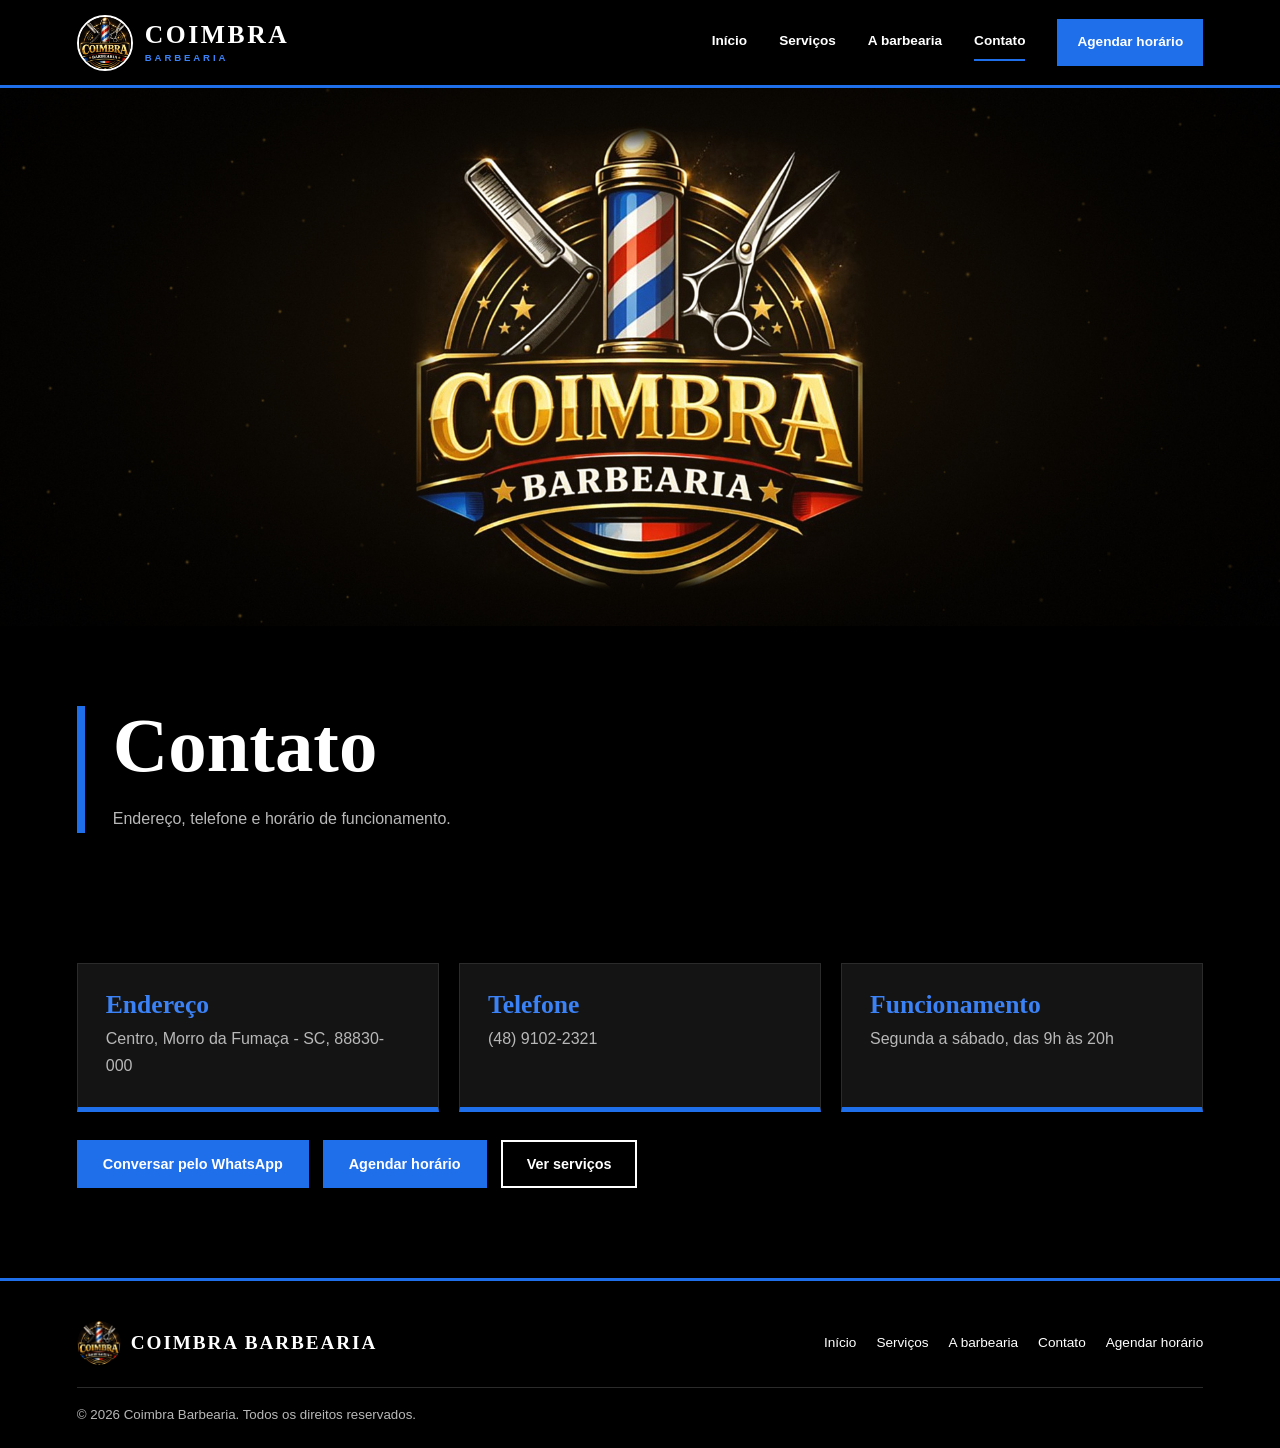
<file: Coimbra_Barbearia_Site_v2/pages/contato.html>
<!DOCTYPE html>
<html lang="pt-BR">
<head>
  <meta charset="UTF-8">
  <meta name="viewport" content="width=device-width, initial-scale=1">
  <meta name="theme-color" content="#000000">
  <meta name="description" content="Endereço, telefone e horário de funcionamento da Coimbra Barbearia.">
  <title>Contato | Coimbra Barbearia</title>
  <link rel="stylesheet" href="../css/style.css">
</head>
<body>
  <a class="pular-conteudo" href="#conteudo">Pular para o conteúdo principal</a>

  <header class="cabecalho">
    <a class="marca" href="../index.html" aria-label="Coimbra Barbearia — página inicial">
      <img src="../imagens/logo-coimbra.jpg" alt="Logotipo da Coimbra Barbearia">
      <span class="marca-nome">COIMBRA <small>BARBEARIA</small></span>
    </a>
    <button class="menu-toggle" type="button" aria-expanded="false" aria-controls="menu-principal">
      <span class="sr-only">Abrir menu</span><span aria-hidden="true">☰</span>
    </button>
    <nav id="menu-principal" class="menu" aria-label="Navegação principal"><a href="../index.html">Início</a><a href="servicos.html">Serviços</a><a href="sobre.html">A barbearia</a><a href="contato.html" aria-current="page">Contato</a><a class="menu-agendar" href="agendar.html">Agendar horário</a></nav>
  </header>

  <div class="banner-pagina">
    <img src="../imagens/banner-coimbra.jpg" alt="">
  </div>

  <main id="conteudo">

    <section class="cabecalho-simples" aria-labelledby="titulo-pagina">
      <div class="container">
        <h1 id="titulo-pagina">Contato</h1>
        <p>Endereço, telefone e horário de funcionamento.</p>
      </div>
    </section>

    <section class="secao" aria-label="Informações de contato">
      <div class="container">
        <div class="contato-grade">
          <div class="bloco-contato"><h3>Endereço</h3><p data-campo="endereco"></p></div>
          <div class="bloco-contato"><h3>Telefone</h3><p data-campo="telefone"></p></div>
          <div class="bloco-contato"><h3>Funcionamento</h3><p data-campo="funcionamento"></p></div>
        </div>
        <div class="grupo-botoes">
          <a class="botao" data-link-whatsapp target="_blank" rel="noopener noreferrer">Conversar pelo WhatsApp</a>
          <a class="botao" href="agendar.html">Agendar horário</a>
          <a class="botao botao-contorno" href="servicos.html">Ver serviços</a>
        </div>
      </div>
    </section>
  </main>

  <footer class="rodape">
    <div class="rodape-marca"><img src="../imagens/logo-coimbra.jpg" alt="" aria-hidden="true">COIMBRA BARBEARIA</div>
    <nav class="rodape-links" aria-label="Rodapé">
      <a href="../index.html">Início</a><a href="servicos.html">Serviços</a><a href="sobre.html">A barbearia</a><a href="contato.html">Contato</a><a href="agendar.html">Agendar horário</a>
    </nav>
    <small>© <span id="ano"></span> Coimbra Barbearia. Todos os direitos reservados.</small>
  </footer>

  <script src="../js/dados.js"></script>
  <script src="../js/script.js"></script>
</body>
</html>
</file>
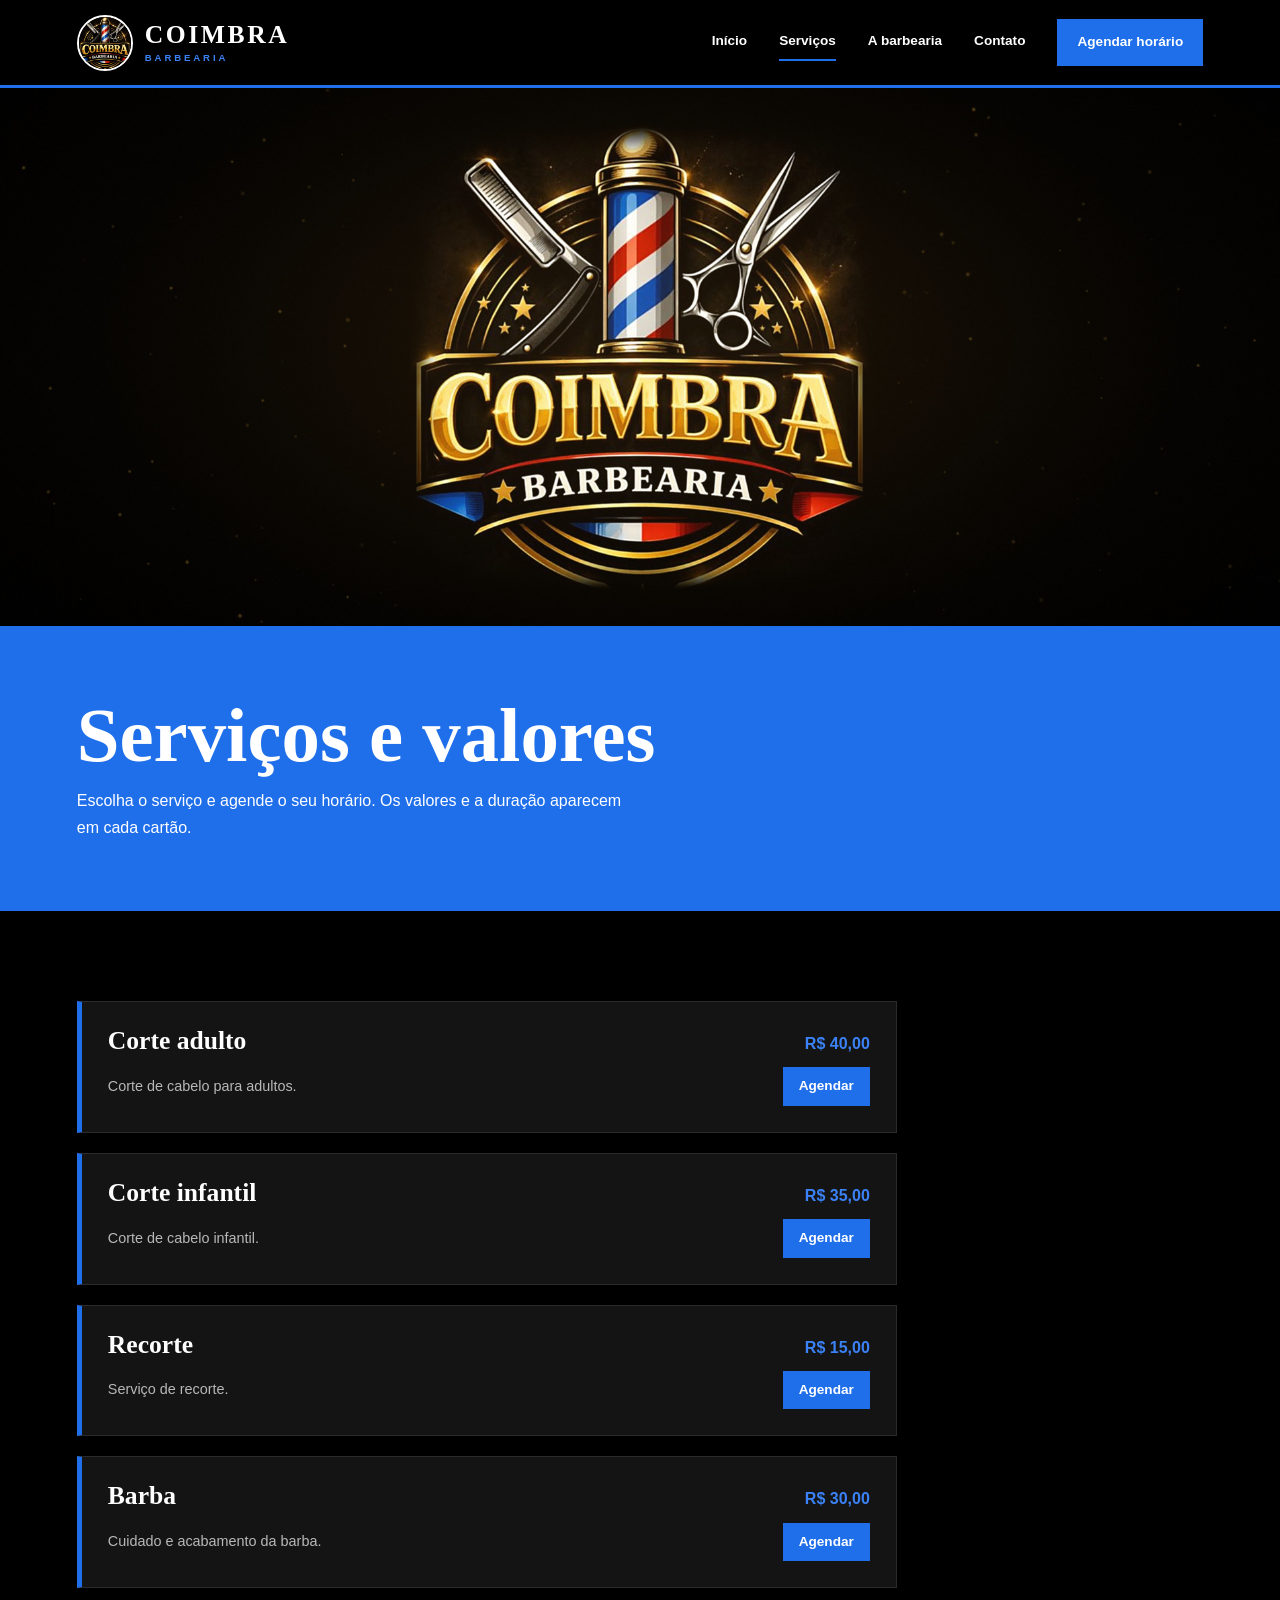
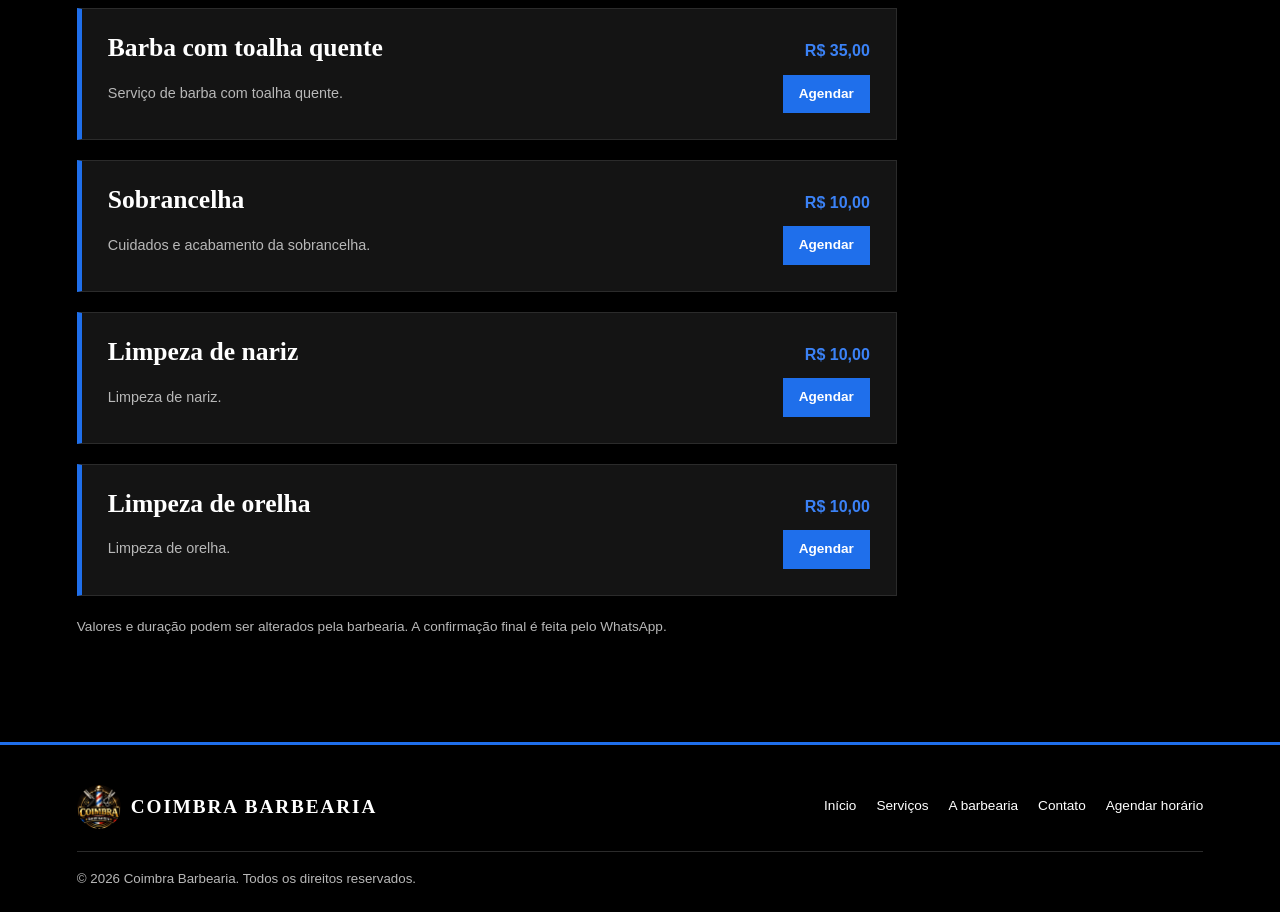
<file: Coimbra_Barbearia_Site_v2/pages/servicos.html>
<!DOCTYPE html>
<html lang="pt-BR">
<head>
  <meta charset="UTF-8">
  <meta name="viewport" content="width=device-width, initial-scale=1">
  <meta name="theme-color" content="#000000">
  <meta name="description" content="Serviços, valores e duração da Coimbra Barbearia.">
  <title>Serviços e valores | Coimbra Barbearia</title>
  <link rel="stylesheet" href="../css/style.css">
</head>
<body>
  <a class="pular-conteudo" href="#conteudo">Pular para o conteúdo principal</a>

  <header class="cabecalho">
    <a class="marca" href="../index.html" aria-label="Coimbra Barbearia — página inicial">
      <img src="../imagens/logo-coimbra.jpg" alt="Logotipo da Coimbra Barbearia">
      <span class="marca-nome">COIMBRA <small>BARBEARIA</small></span>
    </a>
    <button class="menu-toggle" type="button" aria-expanded="false" aria-controls="menu-principal">
      <span class="sr-only">Abrir menu</span><span aria-hidden="true">☰</span>
    </button>
    <nav id="menu-principal" class="menu" aria-label="Navegação principal"><a href="../index.html">Início</a><a href="servicos.html" aria-current="page">Serviços</a><a href="sobre.html">A barbearia</a><a href="contato.html">Contato</a><a class="menu-agendar" href="agendar.html">Agendar horário</a></nav>
  </header>

  <div class="banner-pagina">
    <img src="../imagens/banner-coimbra.jpg" alt="">
  </div>

  <main id="conteudo">

    <!-- Título da página -->
    <section class="faixa-azul" aria-labelledby="titulo-pagina">
      <div class="container">
        <h1 id="titulo-pagina">Serviços e valores</h1>
        <p>Escolha o serviço e agende o seu horário. Os valores e a duração aparecem em cada cartão.</p>
      </div>
    </section>

    <section class="secao" aria-label="Lista de serviços">
      <div class="container">
        <div class="cartoes cartoes-lista" data-lista-servicos></div>
        <p class="nota-preco">Valores e duração podem ser alterados pela barbearia. A confirmação final é feita pelo WhatsApp.</p>
      </div>
    </section>
  </main>

  <footer class="rodape">
    <div class="rodape-marca"><img src="../imagens/logo-coimbra.jpg" alt="" aria-hidden="true">COIMBRA BARBEARIA</div>
    <nav class="rodape-links" aria-label="Rodapé">
      <a href="../index.html">Início</a><a href="servicos.html">Serviços</a><a href="sobre.html">A barbearia</a><a href="contato.html">Contato</a><a href="agendar.html">Agendar horário</a>
    </nav>
    <small>© <span id="ano"></span> Coimbra Barbearia. Todos os direitos reservados.</small>
  </footer>

  <script src="../js/dados.js"></script>
  <script src="../js/script.js"></script>
</body>
</html>
</file>
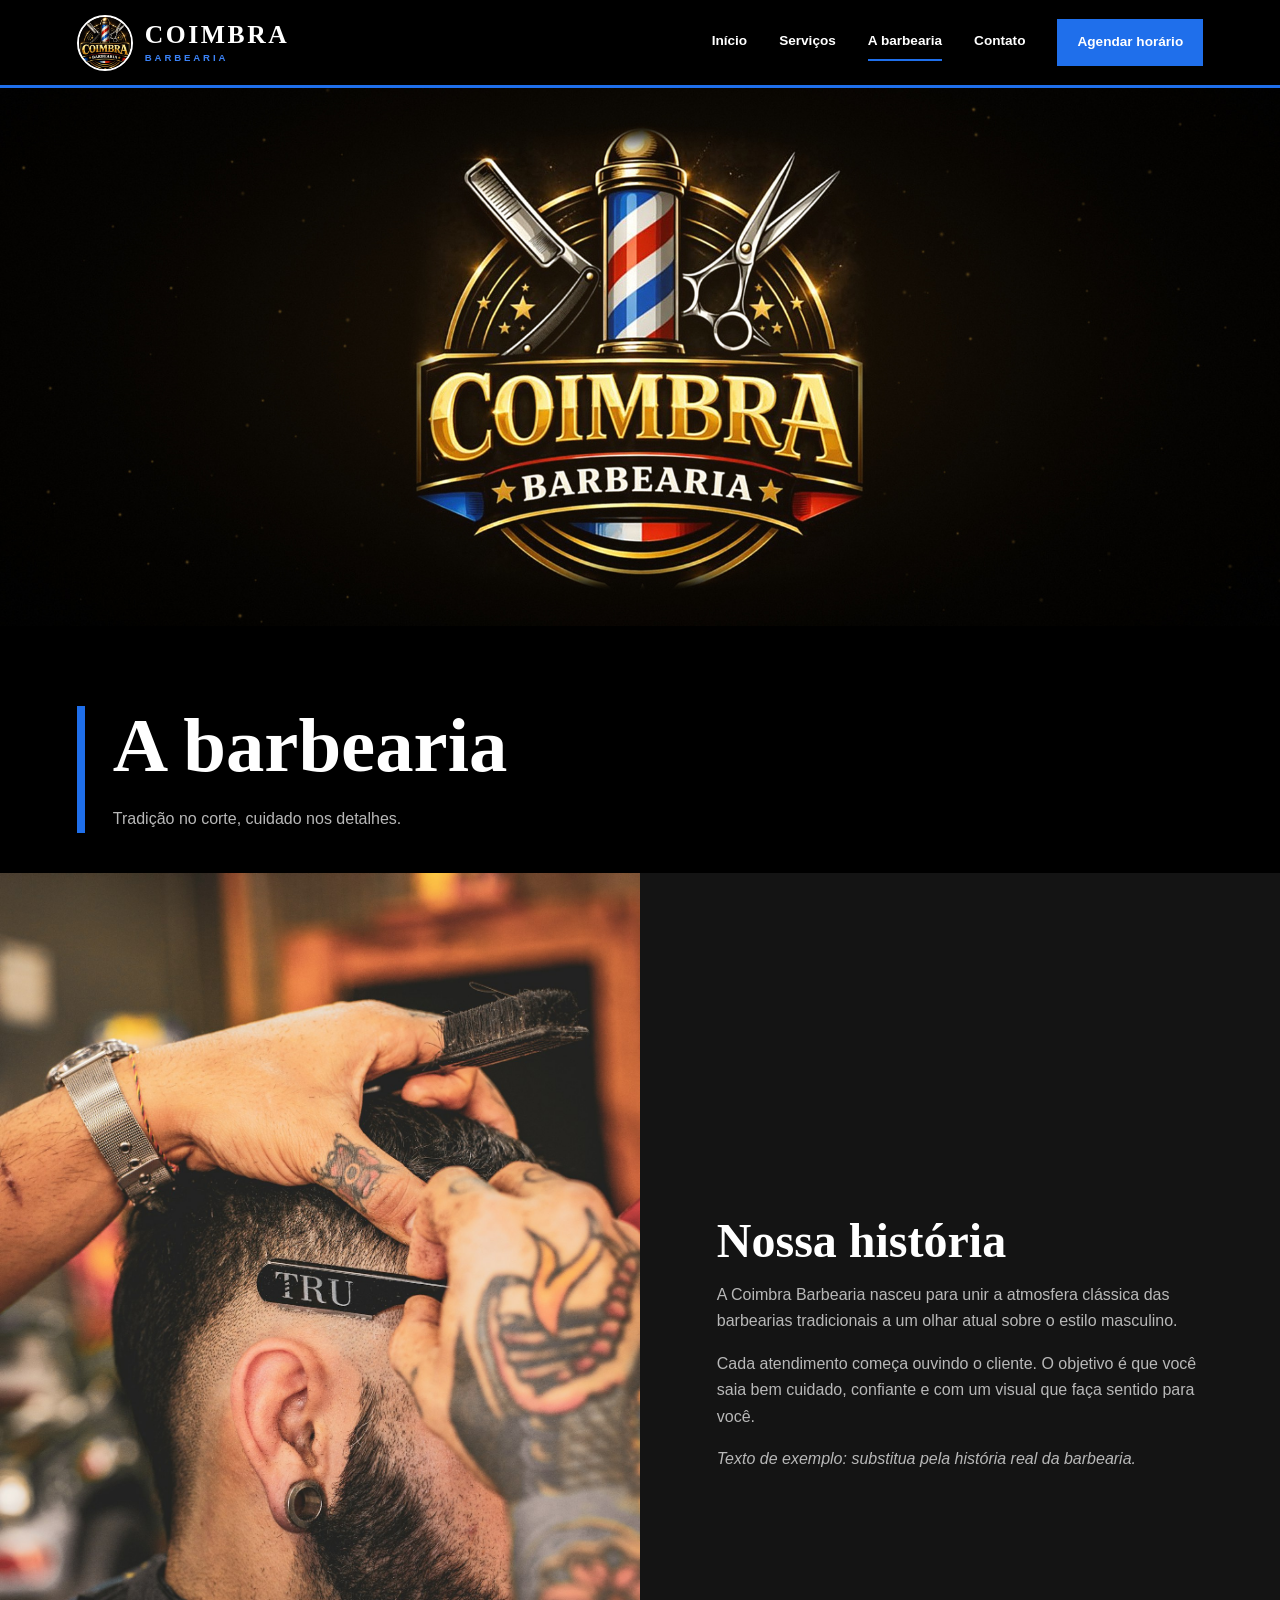
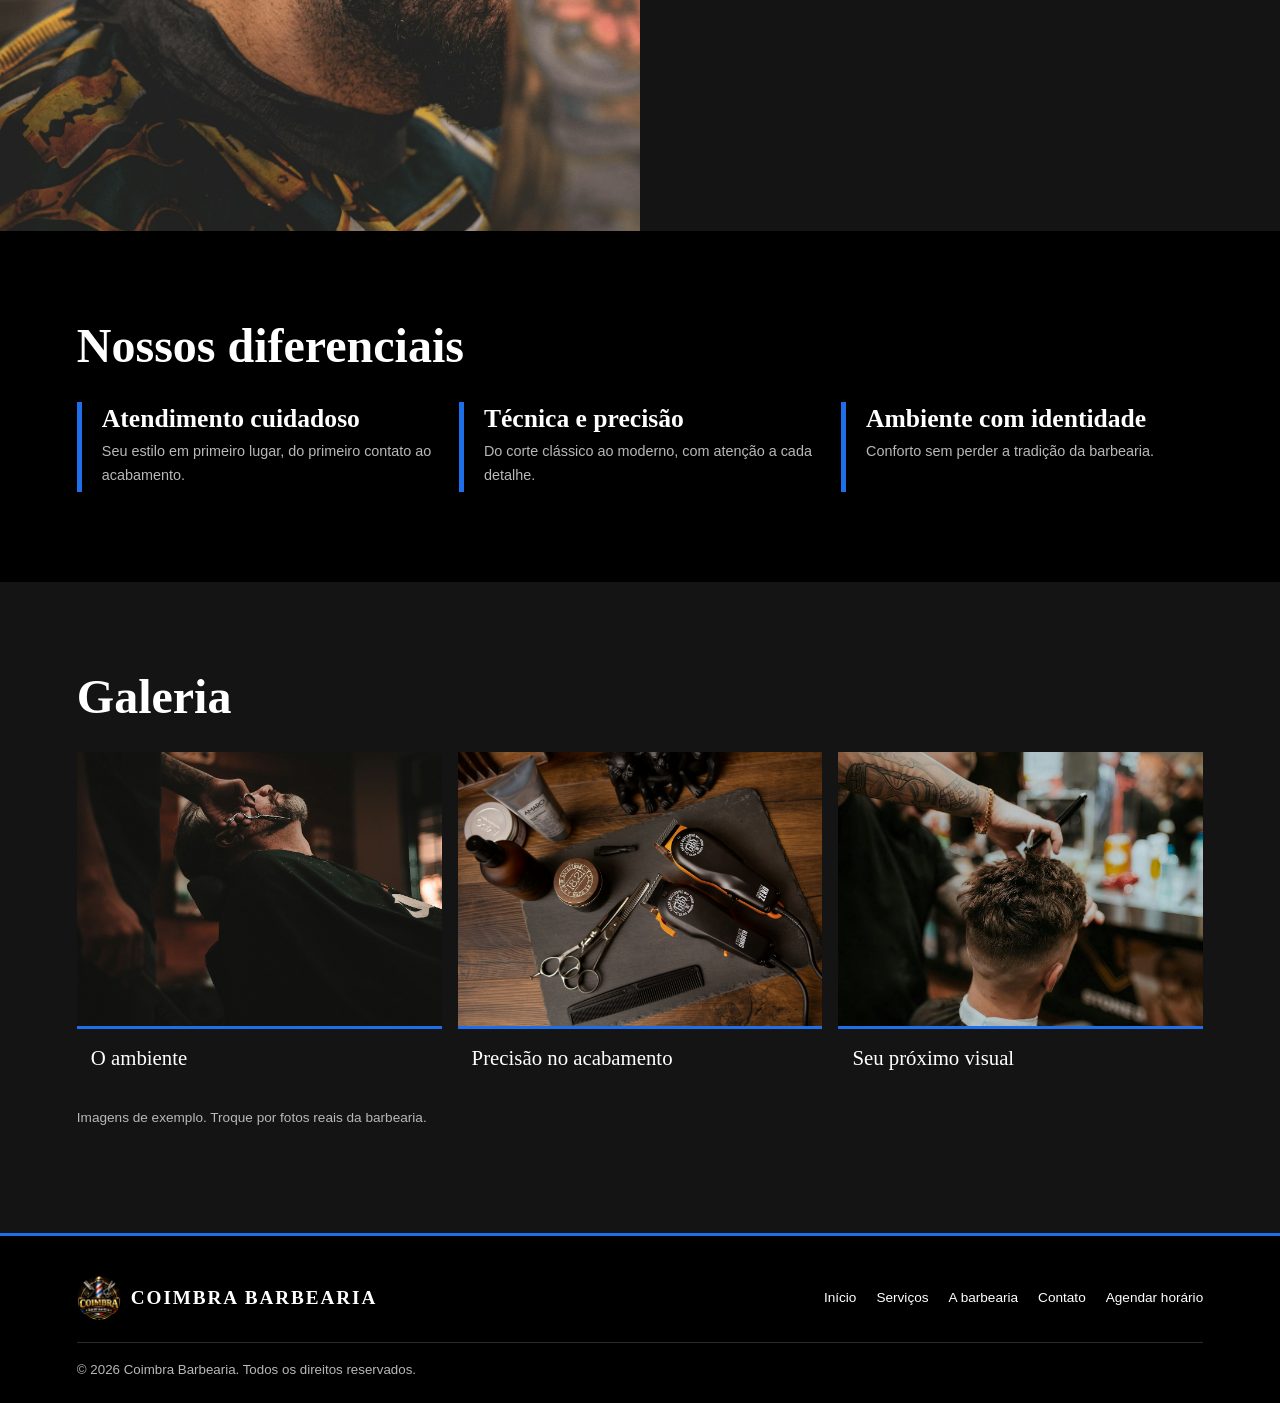
<file: Coimbra_Barbearia_Site_v2/pages/sobre.html>
<!DOCTYPE html>
<html lang="pt-BR">
<head>
  <meta charset="UTF-8">
  <meta name="viewport" content="width=device-width, initial-scale=1">
  <meta name="theme-color" content="#000000">
  <meta name="description" content="Conheça a história, os diferenciais e o ambiente da Coimbra Barbearia.">
  <title>A barbearia | Coimbra Barbearia</title>
  <link rel="stylesheet" href="../css/style.css">
</head>
<body>
  <a class="pular-conteudo" href="#conteudo">Pular para o conteúdo principal</a>

  <header class="cabecalho">
    <a class="marca" href="../index.html" aria-label="Coimbra Barbearia — página inicial">
      <img src="../imagens/logo-coimbra.jpg" alt="Logotipo da Coimbra Barbearia">
      <span class="marca-nome">COIMBRA <small>BARBEARIA</small></span>
    </a>
    <button class="menu-toggle" type="button" aria-expanded="false" aria-controls="menu-principal">
      <span class="sr-only">Abrir menu</span><span aria-hidden="true">☰</span>
    </button>
    <nav id="menu-principal" class="menu" aria-label="Navegação principal"><a href="../index.html">Início</a><a href="servicos.html">Serviços</a><a href="sobre.html" aria-current="page">A barbearia</a><a href="contato.html">Contato</a><a class="menu-agendar" href="agendar.html">Agendar horário</a></nav>
  </header>

  <div class="banner-pagina">
    <img src="../imagens/banner-coimbra.jpg" alt="">
  </div>

  <main id="conteudo">

    <section class="cabecalho-simples" aria-labelledby="titulo-pagina">
      <div class="container">
        <h1 id="titulo-pagina">A barbearia</h1>
        <p>Tradição no corte, cuidado nos detalhes.</p>
      </div>
    </section>

    <!-- História -->
    <section class="historia" aria-labelledby="titulo-historia">
      <img src="../imagens/barbearia-interior.jpg" alt="Interior de barbearia com cadeira clássica e espelho">
      <div class="historia-texto">
        <h2 id="titulo-historia">Nossa história</h2>
        <p>A Coimbra Barbearia nasceu para unir a atmosfera clássica das barbearias tradicionais a um olhar atual sobre o estilo masculino.</p>
        <p>Cada atendimento começa ouvindo o cliente. O objetivo é que você saia bem cuidado, confiante e com um visual que faça sentido para você.</p>
        <p class="texto-suave"><em>Texto de exemplo: substitua pela história real da barbearia.</em></p>
      </div>
    </section>

    <section class="secao" aria-labelledby="titulo-diferenciais">
      <div class="container">
        <h2 id="titulo-diferenciais">Nossos diferenciais</h2>
        <div class="diferenciais">
          <div class="diferencial"><h3>Atendimento cuidadoso</h3><p>Seu estilo em primeiro lugar, do primeiro contato ao acabamento.</p></div>
          <div class="diferencial"><h3>Técnica e precisão</h3><p>Do corte clássico ao moderno, com atenção a cada detalhe.</p></div>
          <div class="diferencial"><h3>Ambiente com identidade</h3><p>Conforto sem perder a tradição da barbearia.</p></div>
        </div>
      </div>
    </section>

    <!-- Galeria -->
    <section class="secao secao-painel" aria-labelledby="titulo-galeria">
      <div class="container">
        <h2 id="titulo-galeria">Galeria</h2>
        <div class="galeria">
          <figure><img src="../imagens/barbearia-ambiente.jpg" alt="Ambiente da barbearia" loading="lazy"><figcaption>O ambiente</figcaption></figure>
          <figure><img src="../imagens/barbeiro-corte.jpg" alt="Barbeiro fazendo acabamento" loading="lazy"><figcaption>Precisão no acabamento</figcaption></figure>
          <figure><img src="../imagens/atendimento.jpg" alt="Profissional atendendo um cliente" loading="lazy"><figcaption>Seu próximo visual</figcaption></figure>
        </div>
        <p class="nota-preco">Imagens de exemplo. Troque por fotos reais da barbearia.</p>
      </div>
    </section>
  </main>

  <footer class="rodape">
    <div class="rodape-marca"><img src="../imagens/logo-coimbra.jpg" alt="" aria-hidden="true">COIMBRA BARBEARIA</div>
    <nav class="rodape-links" aria-label="Rodapé">
      <a href="../index.html">Início</a><a href="servicos.html">Serviços</a><a href="sobre.html">A barbearia</a><a href="contato.html">Contato</a><a href="agendar.html">Agendar horário</a>
    </nav>
    <small>© <span id="ano"></span> Coimbra Barbearia. Todos os direitos reservados.</small>
  </footer>

  <script src="../js/dados.js"></script>
  <script src="../js/script.js"></script>
</body>
</html>
</file>
<file: css/style.css>
/* Estilo geral do site. */
* { box-sizing: border-box; }
html { scroll-padding-top: 100px; }
body {
  /* Cor de fundo, texto e fonte padrão. */
  margin: 0;
  background: #000000;
  color: #ffffff;
  font-family: Arial, sans-serif;
  line-height: 1.65;
}
img { max-width: 100%; display: block; }
a { color: inherit; }
h1, h2, h3, p { margin-top: 0; }
h1, h2, h3 { font-family: Georgia, serif; font-weight: 600; line-height: 1.05; }
h1 { font-size: clamp(2.8rem, 6vw, 5rem); margin-bottom: 20px; }
h2 { font-size: clamp(2rem, 4vw, 3rem); margin-bottom: 16px; }
h3 { font-size: 1.6rem; margin-bottom: 8px; }
.texto-suave { color: #b8b8b8; }

/* Mostra uma borda ao navegar pelo teclado. */
a:focus-visible, button:focus-visible, input:focus-visible {
  outline: 3px solid #ffffff;
  outline-offset: 3px;
}
.pular-conteudo { position: absolute; left: 1rem; top: -100px; background: #ffffff; color: #000000; padding: .8rem 1rem; z-index: 100; }
.pular-conteudo:focus { top: 1rem; }
.sr-only { position: absolute; width: 1px; height: 1px; margin: -1px; overflow: hidden; clip: rect(0,0,0,0); white-space: nowrap; border: 0; }

/* Limita a largura do conteúdo e centraliza na tela. */
.container { width: 88%; max-width: 1180px; margin: 0 auto; }
.secao { padding: 90px 0; }
.secao-painel { background: #141414; }
.eyebrow-azul { color: #3b82f6; font-weight: 700; font-size: .85rem; margin-bottom: 12px; }

/* Botões. */
.botao {
  display: inline-flex; align-items: center; justify-content: center;
  min-height: 48px; padding: 12px 24px;
  font: 700 .9rem Arial, sans-serif; text-decoration: none;
  border: 2px solid #1f6feb; background: #1f6feb; color: #ffffff; cursor: pointer;
}
.botao:hover { background: #1858bd; border-color: #1858bd; }
.botao-contorno { background: transparent; color: #ffffff; border-color: #ffffff; }
.botao-contorno:hover { background: #ffffff; color: #000000; border-color: #ffffff; }
.botao:disabled { background: #2b2b2b; border-color: #2b2b2b; color: #8a8a8a; cursor: not-allowed; }
.grupo-botoes { display: flex; flex-wrap: wrap; gap: 14px; margin-top: 28px; }

/* Cabeçalho e menu. */
.cabecalho {
  /* Fica no topo quando a página rola. */
  position: sticky; top: 0; z-index: 20;
  height: 88px; padding: 0 6vw;
  display: flex; align-items: center; justify-content: space-between;
  background: #000000; border-bottom: 3px solid #1f6feb;
}
.marca { display: flex; align-items: center; gap: 12px; text-decoration: none; }
.marca img { width: 56px; height: 56px; border-radius: 50%; object-fit: cover; border: 2px solid #ffffff; }
.marca-nome { font-family: Georgia, serif; font-size: 1.6rem; font-weight: 700; letter-spacing: .1em; line-height: 1; }
.marca-nome small { display: block; margin-top: 5px; font: 600 .6rem Arial, sans-serif; letter-spacing: .3em; color: #3b82f6; }
.menu { display: flex; align-items: center; gap: clamp(16px, 2.5vw, 34px); }
.menu a { text-decoration: none; font-size: .85rem; font-weight: 600; padding: 6px 0; border-bottom: 2px solid transparent; }
.menu a:hover, .menu a[aria-current="page"] { border-bottom-color: #1f6feb; }
.menu .menu-agendar { background: #1f6feb; padding: 10px 18px; border: 2px solid #1f6feb; }
.menu .menu-agendar:hover { background: #1858bd; border-color: #1858bd; }
.menu-toggle { display: none; background: transparent; color: #ffffff; border: 2px solid #1f6feb; font-size: 1.4rem; padding: 4px 12px; cursor: pointer; }

.banner-pagina { height: clamp(360px, 42vw, 640px); background: #000000; display: flex; justify-content: center; }
.banner-pagina img { width: 100%; height: 100%; object-fit: cover; }

/* Destaque da página inicial. */
.destaque {
  min-height: 640px; display: flex; align-items: center; justify-content: flex-end;
  padding: 70px 6vw;
  background: #000000 url("../imagens/banner-coimbra.jpg") center / cover no-repeat;
}
.destaque-caixa { background: #000000; border-left: 6px solid #1f6feb; padding: clamp(28px, 5vw, 56px); max-width: 460px; }
.destaque-caixa p { color: #b8b8b8; max-width: 460px; }

/* Carrossel de imagens. */
.carrossel { position: relative; background: #141414; }
/* Esconde as imagens; o JavaScript mostra a que tem a classe ativo. */
.slide { display: none; }
.slide.ativo { display: block; }
.slide img { width: 100%; aspect-ratio: 16 / 7; object-fit: cover; background: #222; }
.slide figcaption { padding: 16px 20px; font-family: Georgia, serif; font-size: 1.5rem; border-top: 3px solid #1f6feb; }
.carrossel-controles { position: absolute; inset: 0 0 auto 0; aspect-ratio: 16 / 7; display: flex; align-items: center; justify-content: space-between; padding: 0 14px; pointer-events: none; }
.seta { pointer-events: auto; width: 48px; height: 48px; background: #000000; color: #ffffff; border: 2px solid #1f6feb; font-size: 1.4rem; cursor: pointer; }
.seta:hover { background: #1f6feb; }
.pontos { display: flex; justify-content: center; gap: 12px; padding: 16px 0; }
.ponto { width: 16px; height: 16px; border-radius: 50%; border: 2px solid #ffffff; background: transparent; padding: 0; cursor: pointer; }
.ponto.ativo { background: #1f6feb; border-color: #1f6feb; }

/* Texto de apresentação. */
.apresentacao { display: flex; gap: 60px; align-items: center; }
.apresentacao > div { flex: 1; }
.apresentacao p { color: #b8b8b8; max-width: 520px; }

/* Cartões de serviços. */
.cartoes { display: flex; flex-wrap: wrap; gap: 20px; }
.cartao-servico { background: #141414; border: 1px solid #2b2b2b; border-top: 5px solid #1f6feb; padding: 26px; display: flex; flex-direction: column; }
.cartoes:not(.cartoes-lista) .cartao-servico { flex: 0 0 calc((100% - 40px) / 3); }
.cartao-topo { display: flex; justify-content: space-between; align-items: baseline; gap: 12px; }
.cartao-topo h3 { margin: 0; }
.preco { color: #3b82f6; font-weight: 700; white-space: nowrap; }
.cartao-servico p { color: #b8b8b8; font-size: .9rem; flex: 1; margin: 14px 0 20px; }
.cartao-base { display: flex; justify-content: space-between; align-items: center; border-top: 1px solid #2b2b2b; padding-top: 14px; font-size: .85rem; color: #b8b8b8; }
.cartao-base a { background: #1f6feb; color: #ffffff; padding: 8px 16px; font-weight: 700; text-decoration: none; }
.cartao-base a:hover { background: #1858bd; }

/* Lista de serviços. */
.faixa-azul { background: #1f6feb; padding: 70px 0; }
.faixa-azul h1 { margin-bottom: 12px; }
.faixa-azul p { max-width: 560px; margin: 0; }
.cartoes-lista { flex-direction: column; max-width: 820px; }
.cartoes-lista .cartao-servico { width: 100%; flex-direction: row; flex-wrap: wrap; align-items: center; border-top: 1px solid #2b2b2b; border-left: 5px solid #1f6feb; gap: 10px 30px; }
.cartoes-lista .cartao-topo { flex: 1 1 100%; }
.cartoes-lista .cartao-servico p { flex: 1 1 320px; margin: 0; }
.cartoes-lista .cartao-base { border-top: 0; padding: 0; gap: 22px; }
.nota-preco { color: #b8b8b8; font-size: .85rem; margin-top: 20px; }

/* Página sobre a barbearia. */
.cabecalho-simples { padding: 80px 0 40px; }
.cabecalho-simples .container { border-left: 8px solid #1f6feb; padding-left: 28px; }
.cabecalho-simples p { max-width: 560px; color: #b8b8b8; margin: 0; }
.historia { display: flex; gap: 0; background: #141414; }
.historia img { width: 100%; height: 100%; min-height: 380px; object-fit: cover; background: #222; }
.historia img, .historia-texto { width: 50%; }
.historia-texto { padding: clamp(32px, 6vw, 80px); align-self: center; }
.historia-texto p { color: #b8b8b8; }
.diferenciais { display: flex; gap: 20px; margin-top: 30px; }
.diferencial { flex: 1; border-left: 5px solid #1f6feb; padding: 4px 0 4px 20px; }
.diferencial p { color: #b8b8b8; font-size: .9rem; margin: 0; }
.galeria { display: flex; gap: 16px; margin-top: 30px; }
.galeria figure { flex: 1; margin: 0; background: #141414; }
.galeria img { width: 100%; aspect-ratio: 4 / 3; object-fit: cover; background: #222; }
.galeria figcaption { padding: 12px 14px; font-family: Georgia, serif; font-size: 1.3rem; border-top: 3px solid #1f6feb; }

/* Blocos de contato. */
.contato-grade { display: flex; gap: 20px; }
.bloco-contato { flex: 1; background: #141414; border: 1px solid #2b2b2b; border-bottom: 5px solid #1f6feb; padding: 28px; }
.bloco-contato h3 { color: #3b82f6; }
.bloco-contato p { margin: 0; color: #b8b8b8; }

/* Formulário de agendamento. */
.agendar-grade { display: flex; gap: 40px; align-items: start; }
.agendar-grade form { flex: 1.35; }
.passo { border: 0; padding: 0; margin: 0 0 34px; }
.passo legend { font-family: Georgia, serif; font-size: 1.7rem; font-weight: 600; padding: 0; margin-bottom: 14px; }
.passo legend span { display: inline-block; background: #1f6feb; width: 32px; height: 32px; line-height: 32px; text-align: center; font: 700 .9rem Arial, sans-serif; margin-right: 10px; vertical-align: middle; }
.opcoes { display: flex; flex-direction: column; gap: 10px; }
.opcao input { position: absolute; opacity: 0; }
.opcao-corpo { display: flex; flex-wrap: wrap; align-items: center; gap: 2px 14px; padding: 16px 18px; background: #141414; border: 2px solid #2b2b2b; cursor: pointer; }
.opcao-corpo strong { flex: 1; }
.opcao-corpo small { color: #b8b8b8; }
.opcao-corpo .preco { margin-left: auto; }
.opcao input:checked + .opcao-corpo { border-color: #1f6feb; background: #1f6feb; }
.opcao input:checked + .opcao-corpo .preco, .opcao input:checked + .opcao-corpo small { color: #ffffff; }
.opcao input:focus-visible + .opcao-corpo { outline: 3px solid #ffffff; outline-offset: 3px; }
.campo label { display: block; font-size: .85rem; font-weight: 600; margin-bottom: 6px; }
.campo input { width: 100%; min-height: 48px; padding: 10px 14px; background: #000000; border: 2px solid #2b2b2b; color: #ffffff; font: inherit; border-radius: 0; color-scheme: dark; }
.campo input:focus { border-color: #1f6feb; }
.aviso { color: #b8b8b8; font-size: .85rem; min-height: 1.4em; margin: 8px 0 0; }
.resumo { flex: 1; background: #141414; border: 1px solid #2b2b2b; border-top: 5px solid #1f6feb; padding: 26px; position: sticky; top: 110px; }
.resumo h2 { font-size: 1.9rem; }
.previa { background: #000000; border: 1px solid #2b2b2b; padding: 16px; margin: 0 0 18px; white-space: pre-wrap; font: .85rem/1.6 Arial, sans-serif; color: #b8b8b8; }
.resumo .botao { width: 100%; margin-bottom: 10px; }

/* Rodapé. */
.rodape { background: #000000; border-top: 3px solid #1f6feb; padding: 40px 6vw 22px; display: flex; flex-wrap: wrap; align-items: center; gap: 22px; }
.rodape-marca { display: flex; align-items: center; gap: 10px; font-family: Georgia, serif; font-weight: 700; letter-spacing: .1em; font-size: 1.2rem; }
.rodape-marca img { width: 44px; height: 44px; border-radius: 50%; object-fit: cover; }
.rodape-links { display: flex; flex-wrap: wrap; gap: 20px; margin-left: auto; }
.rodape-links a { text-decoration: none; font-size: .85rem; }
.rodape-links a:hover { color: #3b82f6; }
.rodape small { width: 100%; border-top: 1px solid #2b2b2b; padding-top: 16px; color: #b8b8b8; }

/* Ajustes para telas menores. */
@media (max-width: 900px) {
  /* Em celular, o menu e as colunas mudam de tamanho. */
  .menu-toggle { display: block; }
  .menu { display: none; position: absolute; top: 88px; left: 0; right: 0; flex-direction: column; align-items: stretch; gap: 16px; padding: 20px 6vw 26px; background: #000000; border-bottom: 3px solid #1f6feb; }
  .menu.aberto { display: flex; }
  .menu .menu-agendar { text-align: center; }
  .destaque { min-height: 0; display: block; padding: 41.67vw 6vw 0; background-size: 100% auto; background-position: top center; }
  .destaque-caixa { max-width: none; }
  .cartoes:not(.cartoes-lista) .cartao-servico { flex-basis: 100%; }
  .diferenciais, .galeria, .contato-grade { flex-direction: column; }
  .apresentacao, .historia, .agendar-grade { flex-direction: column; gap: 30px; }
  .historia img, .historia-texto, .agendar-grade form, .resumo { width: 100%; flex: auto; }
  .resumo { position: static; }
  .slide img, .carrossel-controles { aspect-ratio: 4 / 3; }
  .secao { padding: 60px 0; }
}
@media (max-width: 520px) {
  .cabecalho { height: 76px; }
  .menu { top: 76px; }
  .marca img { width: 46px; height: 46px; }
  .marca-nome { font-size: 1.3rem; }
  .banner-pagina { height: 300px; }
  .destaque { min-height: 0; padding: 41.67vw 4vw 0; }
  .container { width: 90%; }
}
</file>
<file: Coimbra_Barbearia_Site_v2/css/style.css>
/* Base */
* { box-sizing: border-box; }
html { scroll-padding-top: 100px; }
body {
  margin: 0;
  background: #000000;
  color: #ffffff;
  font-family: Arial, sans-serif;
  line-height: 1.65;
}
img { max-width: 100%; display: block; }
a { color: inherit; }
h1, h2, h3, p { margin-top: 0; }
h1, h2, h3 { font-family: Georgia, serif; font-weight: 600; line-height: 1.05; }
h1 { font-size: clamp(2.8rem, 6vw, 5rem); margin-bottom: 20px; }
h2 { font-size: clamp(2rem, 4vw, 3rem); margin-bottom: 16px; }
h3 { font-size: 1.6rem; margin-bottom: 8px; }
.texto-suave { color: #b8b8b8; }

a:focus-visible, button:focus-visible, input:focus-visible {
  outline: 3px solid #ffffff;
  outline-offset: 3px;
}
.pular-conteudo { position: absolute; left: 1rem; top: -100px; background: #ffffff; color: #000000; padding: .8rem 1rem; z-index: 100; }
.pular-conteudo:focus { top: 1rem; }
.sr-only { position: absolute; width: 1px; height: 1px; margin: -1px; overflow: hidden; clip: rect(0,0,0,0); white-space: nowrap; border: 0; }

.container { width: 88%; max-width: 1180px; margin: 0 auto; }
.secao { padding: 90px 0; }
.secao-painel { background: #141414; }
.eyebrow-azul { color: #3b82f6; font-weight: 700; font-size: .85rem; margin-bottom: 12px; }

/* Botões */
.botao {
  display: inline-flex; align-items: center; justify-content: center;
  min-height: 48px; padding: 12px 24px;
  font: 700 .9rem Arial, sans-serif; text-decoration: none;
  border: 2px solid #1f6feb; background: #1f6feb; color: #ffffff; cursor: pointer;
}
.botao:hover { background: #1858bd; border-color: #1858bd; }
.botao-contorno { background: transparent; color: #ffffff; border-color: #ffffff; }
.botao-contorno:hover { background: #ffffff; color: #000000; border-color: #ffffff; }
.botao:disabled { background: #2b2b2b; border-color: #2b2b2b; color: #8a8a8a; cursor: not-allowed; }
.grupo-botoes { display: flex; flex-wrap: wrap; gap: 14px; margin-top: 28px; }

/* Cabeçalho */
.cabecalho {
  position: sticky; top: 0; z-index: 20;
  height: 88px; padding: 0 6vw;
  display: flex; align-items: center; justify-content: space-between;
  background: #000000; border-bottom: 3px solid #1f6feb;
}
.marca { display: flex; align-items: center; gap: 12px; text-decoration: none; }
.marca img { width: 56px; height: 56px; border-radius: 50%; object-fit: cover; border: 2px solid #ffffff; }
.marca-nome { font-family: Georgia, serif; font-size: 1.6rem; font-weight: 700; letter-spacing: .1em; line-height: 1; }
.marca-nome small { display: block; margin-top: 5px; font: 600 .6rem Arial, sans-serif; letter-spacing: .3em; color: #3b82f6; }
.menu { display: flex; align-items: center; gap: clamp(16px, 2.5vw, 34px); }
.menu a { text-decoration: none; font-size: .85rem; font-weight: 600; padding: 6px 0; border-bottom: 2px solid transparent; }
.menu a:hover, .menu a[aria-current="page"] { border-bottom-color: #1f6feb; }
.menu .menu-agendar { background: #1f6feb; padding: 10px 18px; border: 2px solid #1f6feb; }
.menu .menu-agendar:hover { background: #1858bd; border-color: #1858bd; }
.menu-toggle { display: none; background: transparent; color: #ffffff; border: 2px solid #1f6feb; font-size: 1.4rem; padding: 4px 12px; cursor: pointer; }

.banner-pagina { height: clamp(360px, 42vw, 640px); background: #000000; display: flex; justify-content: center; }
.banner-pagina img { width: 100%; height: 100%; object-fit: cover; }

/* Destaque */
.destaque {
  min-height: 640px; display: flex; align-items: center; justify-content: flex-end;
  padding: 70px 6vw;
  background: #000000 url("../imagens/banner-coimbra.jpg") center / cover no-repeat;
}
.destaque-caixa { background: #000000; border-left: 6px solid #1f6feb; padding: clamp(28px, 5vw, 56px); max-width: 460px; }
.destaque-caixa p { color: #b8b8b8; max-width: 460px; }

/* Carrossel */
.carrossel { position: relative; background: #141414; }
.slide { display: none; }
.slide.ativo { display: block; }
.slide img { width: 100%; aspect-ratio: 16 / 7; object-fit: cover; background: #222; }
.slide figcaption { padding: 16px 20px; font-family: Georgia, serif; font-size: 1.5rem; border-top: 3px solid #1f6feb; }
.carrossel-controles { position: absolute; inset: 0 0 auto 0; aspect-ratio: 16 / 7; display: flex; align-items: center; justify-content: space-between; padding: 0 14px; pointer-events: none; }
.seta { pointer-events: auto; width: 48px; height: 48px; background: #000000; color: #ffffff; border: 2px solid #1f6feb; font-size: 1.4rem; cursor: pointer; }
.seta:hover { background: #1f6feb; }
.pontos { display: flex; justify-content: center; gap: 12px; padding: 16px 0; }
.ponto { width: 16px; height: 16px; border-radius: 50%; border: 2px solid #ffffff; background: transparent; padding: 0; cursor: pointer; }
.ponto.ativo { background: #1f6feb; border-color: #1f6feb; }

/* Apresentação */
.apresentacao { display: flex; gap: 60px; align-items: center; }
.apresentacao > div { flex: 1; }
.apresentacao p { color: #b8b8b8; max-width: 520px; }

/* Serviços */
.cartoes { display: flex; flex-wrap: wrap; gap: 20px; }
.cartao-servico { background: #141414; border: 1px solid #2b2b2b; border-top: 5px solid #1f6feb; padding: 26px; display: flex; flex-direction: column; }
.cartoes:not(.cartoes-lista) .cartao-servico { flex: 0 0 calc((100% - 40px) / 3); }
.cartao-topo { display: flex; justify-content: space-between; align-items: baseline; gap: 12px; }
.cartao-topo h3 { margin: 0; }
.preco { color: #3b82f6; font-weight: 700; white-space: nowrap; }
.cartao-servico p { color: #b8b8b8; font-size: .9rem; flex: 1; margin: 14px 0 20px; }
.cartao-base { display: flex; justify-content: space-between; align-items: center; border-top: 1px solid #2b2b2b; padding-top: 14px; font-size: .85rem; color: #b8b8b8; }
.cartao-base a { background: #1f6feb; color: #ffffff; padding: 8px 16px; font-weight: 700; text-decoration: none; }
.cartao-base a:hover { background: #1858bd; }

/* Página de serviços */
.faixa-azul { background: #1f6feb; padding: 70px 0; }
.faixa-azul h1 { margin-bottom: 12px; }
.faixa-azul p { max-width: 560px; margin: 0; }
.cartoes-lista { flex-direction: column; max-width: 820px; }
.cartoes-lista .cartao-servico { width: 100%; flex-direction: row; flex-wrap: wrap; align-items: center; border-top: 1px solid #2b2b2b; border-left: 5px solid #1f6feb; gap: 10px 30px; }
.cartoes-lista .cartao-topo { flex: 1 1 100%; }
.cartoes-lista .cartao-servico p { flex: 1 1 320px; margin: 0; }
.cartoes-lista .cartao-base { border-top: 0; padding: 0; gap: 22px; }
.nota-preco { color: #b8b8b8; font-size: .85rem; margin-top: 20px; }

/* Página da barbearia */
.cabecalho-simples { padding: 80px 0 40px; }
.cabecalho-simples .container { border-left: 8px solid #1f6feb; padding-left: 28px; }
.cabecalho-simples p { max-width: 560px; color: #b8b8b8; margin: 0; }
.historia { display: flex; gap: 0; background: #141414; }
.historia img { width: 100%; height: 100%; min-height: 380px; object-fit: cover; background: #222; }
.historia img, .historia-texto { width: 50%; }
.historia-texto { padding: clamp(32px, 6vw, 80px); align-self: center; }
.historia-texto p { color: #b8b8b8; }
.diferenciais { display: flex; gap: 20px; margin-top: 30px; }
.diferencial { flex: 1; border-left: 5px solid #1f6feb; padding: 4px 0 4px 20px; }
.diferencial p { color: #b8b8b8; font-size: .9rem; margin: 0; }
.galeria { display: flex; gap: 16px; margin-top: 30px; }
.galeria figure { flex: 1; margin: 0; background: #141414; }
.galeria img { width: 100%; aspect-ratio: 4 / 3; object-fit: cover; background: #222; }
.galeria figcaption { padding: 12px 14px; font-family: Georgia, serif; font-size: 1.3rem; border-top: 3px solid #1f6feb; }

/* Contato */
.contato-grade { display: flex; gap: 20px; }
.bloco-contato { flex: 1; background: #141414; border: 1px solid #2b2b2b; border-bottom: 5px solid #1f6feb; padding: 28px; }
.bloco-contato h3 { color: #3b82f6; }
.bloco-contato p { margin: 0; color: #b8b8b8; }

/* Agendamento */
.agendar-grade { display: flex; gap: 40px; align-items: start; }
.agendar-grade form { flex: 1.35; }
.passo { border: 0; padding: 0; margin: 0 0 34px; }
.passo legend { font-family: Georgia, serif; font-size: 1.7rem; font-weight: 600; padding: 0; margin-bottom: 14px; }
.passo legend span { display: inline-block; background: #1f6feb; width: 32px; height: 32px; line-height: 32px; text-align: center; font: 700 .9rem Arial, sans-serif; margin-right: 10px; vertical-align: middle; }
.opcoes { display: flex; flex-direction: column; gap: 10px; }
.opcao input, .horario input { position: absolute; opacity: 0; }
.opcao-corpo { display: flex; flex-wrap: wrap; align-items: center; gap: 2px 14px; padding: 16px 18px; background: #141414; border: 2px solid #2b2b2b; cursor: pointer; }
.opcao-corpo strong { flex: 1; }
.opcao-corpo small { color: #b8b8b8; }
.opcao-corpo .preco { margin-left: auto; }
.opcao input:checked + .opcao-corpo { border-color: #1f6feb; background: #1f6feb; }
.opcao input:checked + .opcao-corpo .preco, .opcao input:checked + .opcao-corpo small { color: #ffffff; }
.opcao input:focus-visible + .opcao-corpo, .horario input:focus-visible + span { outline: 3px solid #ffffff; outline-offset: 3px; }
.campo label { display: block; font-size: .85rem; font-weight: 600; margin-bottom: 6px; }
.campo input { width: 100%; min-height: 48px; padding: 10px 14px; background: #000000; border: 2px solid #2b2b2b; color: #ffffff; font: inherit; border-radius: 0; color-scheme: dark; }
.campo input:focus { border-color: #1f6feb; }
.aviso { color: #b8b8b8; font-size: .85rem; min-height: 1.4em; margin: 8px 0 0; }
.horarios { display: flex; flex-wrap: wrap; gap: 10px; margin-top: 14px; }
.horario span { display: block; padding: 10px 18px; background: #141414; border: 2px solid #2b2b2b; font-weight: 600; cursor: pointer; }
.horario input:checked + span { background: #1f6feb; border-color: #1f6feb; }
.resumo { flex: 1; background: #141414; border: 1px solid #2b2b2b; border-top: 5px solid #1f6feb; padding: 26px; position: sticky; top: 110px; }
.resumo h2 { font-size: 1.9rem; }
.previa { background: #000000; border: 1px solid #2b2b2b; padding: 16px; margin: 0 0 18px; white-space: pre-wrap; font: .85rem/1.6 Arial, sans-serif; color: #b8b8b8; }
.resumo .botao { width: 100%; margin-bottom: 10px; }

/* Rodapé */
.rodape { background: #000000; border-top: 3px solid #1f6feb; padding: 40px 6vw 22px; display: flex; flex-wrap: wrap; align-items: center; gap: 22px; }
.rodape-marca { display: flex; align-items: center; gap: 10px; font-family: Georgia, serif; font-weight: 700; letter-spacing: .1em; font-size: 1.2rem; }
.rodape-marca img { width: 44px; height: 44px; border-radius: 50%; object-fit: cover; }
.rodape-links { display: flex; flex-wrap: wrap; gap: 20px; margin-left: auto; }
.rodape-links a { text-decoration: none; font-size: .85rem; }
.rodape-links a:hover { color: #3b82f6; }
.rodape small { width: 100%; border-top: 1px solid #2b2b2b; padding-top: 16px; color: #b8b8b8; }

/* Layout responsivo */
@media (max-width: 900px) {
  .menu-toggle { display: block; }
  .menu { display: none; position: absolute; top: 88px; left: 0; right: 0; flex-direction: column; align-items: stretch; gap: 16px; padding: 20px 6vw 26px; background: #000000; border-bottom: 3px solid #1f6feb; }
  .menu.aberto { display: flex; }
  .menu .menu-agendar { text-align: center; }
  .destaque { min-height: 0; display: block; padding: 41.67vw 6vw 0; background-size: 100% auto; background-position: top center; }
  .destaque-caixa { max-width: none; }
  .cartoes:not(.cartoes-lista) .cartao-servico { flex-basis: 100%; }
  .diferenciais, .galeria, .contato-grade { flex-direction: column; }
  .apresentacao, .historia, .agendar-grade { flex-direction: column; gap: 30px; }
  .historia img, .historia-texto, .agendar-grade form, .resumo { width: 100%; flex: auto; }
  .resumo { position: static; }
  .slide img, .carrossel-controles { aspect-ratio: 4 / 3; }
  .secao { padding: 60px 0; }
}
@media (max-width: 520px) {
  .cabecalho { height: 76px; }
  .menu { top: 76px; }
  .marca img { width: 46px; height: 46px; }
  .marca-nome { font-size: 1.3rem; }
  .banner-pagina { height: 300px; }
  .destaque { min-height: 0; padding: 41.67vw 4vw 0; }
  .container { width: 90%; }
}
</file>
